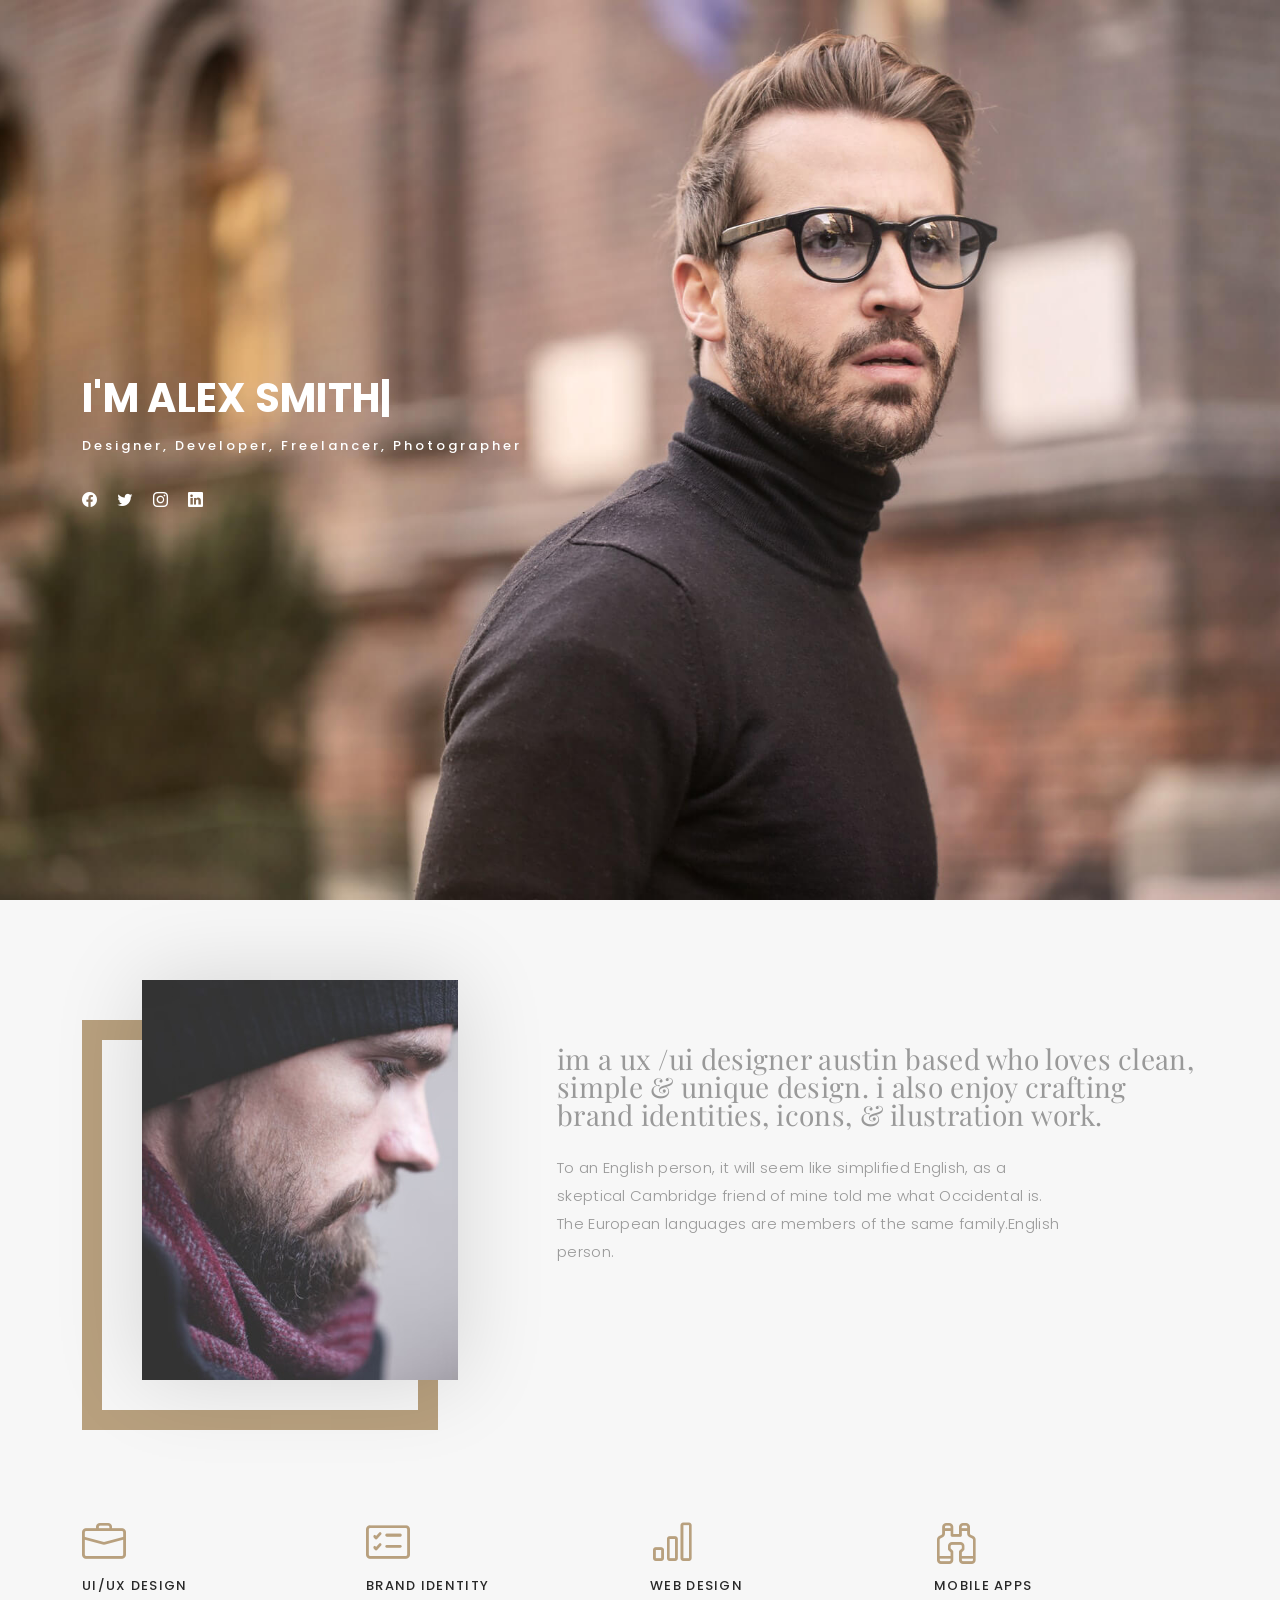
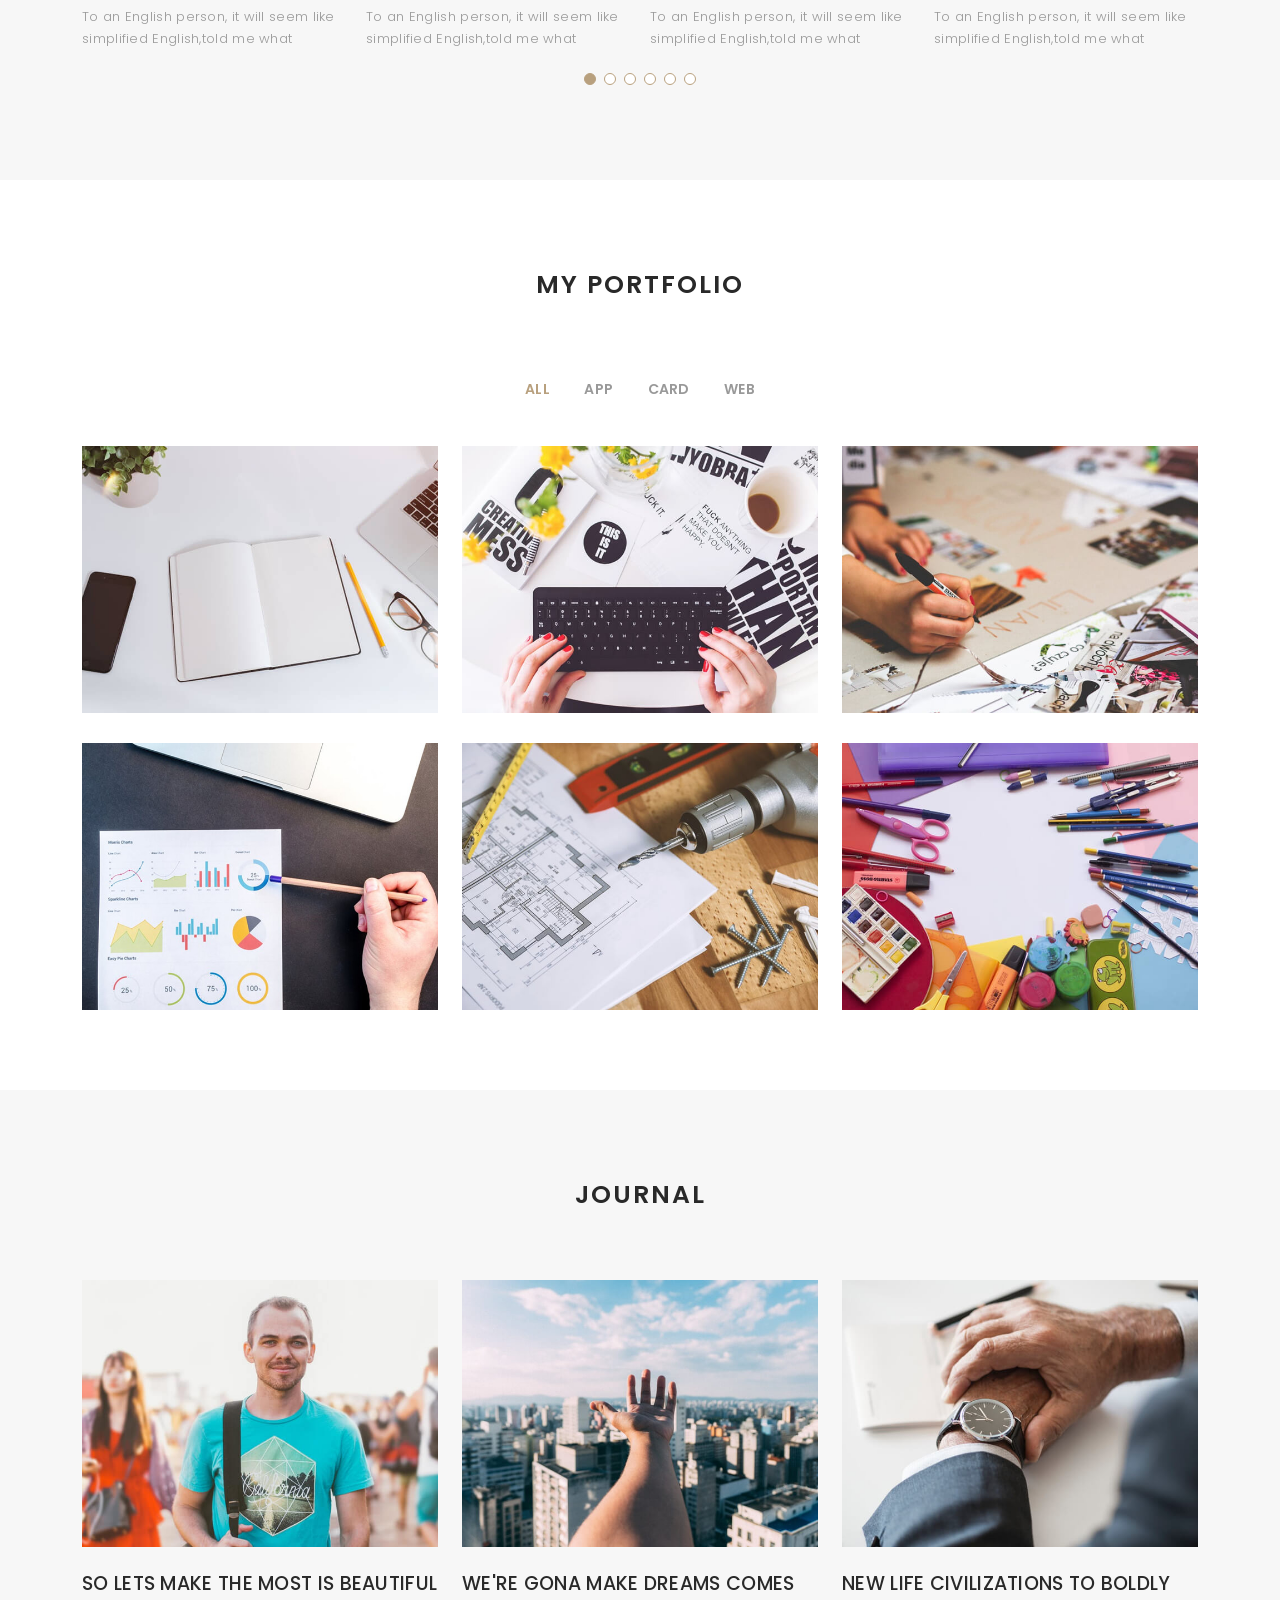
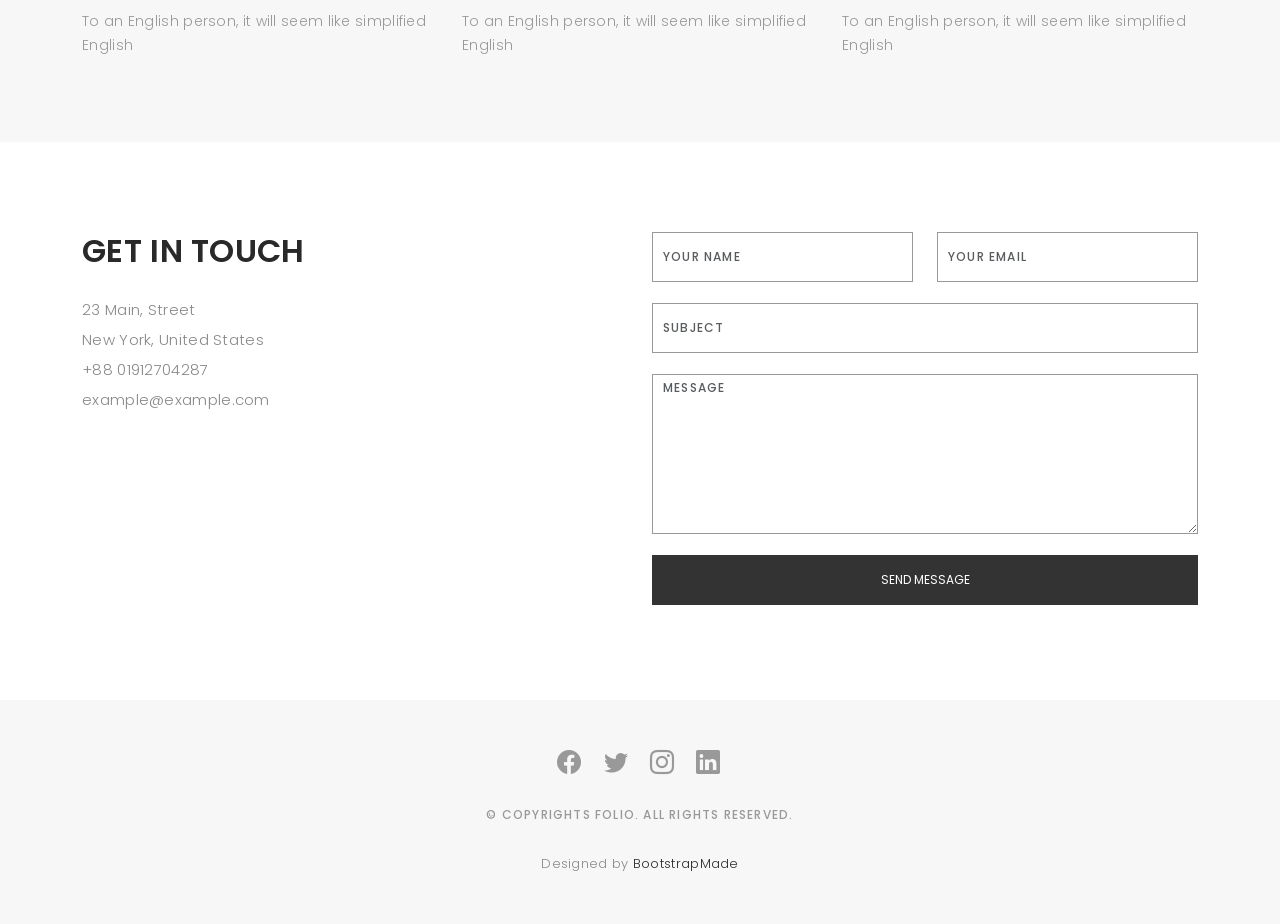
<file: Folio/index.html>
<!DOCTYPE html>
<html lang="en">

<head>
  <meta charset="utf-8">
  <meta content="width=device-width, initial-scale=1.0" name="viewport">

  <title>Folio Bootstrap Template - Index</title>
  <meta content="" name="description">
  <meta content="" name="keywords">

  <!-- Favicons -->
  <link href="assets/img/favicon.png" rel="icon">
  <link href="assets/img/apple-touch-icon.png" rel="apple-touch-icon">

  <!-- Google Fonts -->
  <link href="https://fonts.googleapis.com/css?family=Poppins:300,300i,400,400i,500,500i,600,600i,700,700i|Playfair+Display:400,400i,500,500i,600,600i,700,700i,900,900i" rel="stylesheet">

  <!-- Vendor CSS Files -->
  <link href="assets/vendor/bootstrap/css/bootstrap.min.css" rel="stylesheet">
  <link href="assets/vendor/bootstrap-icons/bootstrap-icons.css" rel="stylesheet">
  <link href="assets/vendor/boxicons/css/boxicons.min.css" rel="stylesheet">
  <link href="assets/vendor/glightbox/css/glightbox.min.css" rel="stylesheet">
  <link href="assets/vendor/swiper/swiper-bundle.min.css" rel="stylesheet">

  <!-- Template Main CSS File -->
  <link href="assets/css/style.css" rel="stylesheet">

  <!-- =======================================================
  * Template Name: Folio
  * Updated: May 30 2023 with Bootstrap v5.3.0
  * Template URL: https://bootstrapmade.com/folio-bootstrap-portfolio-template/
  * Author: BootstrapMade.com
  * License: https://bootstrapmade.com/license/
  ======================================================== -->
</head>

<body>

  <!-- ======= Header ======= -->
  <header id="header" class="fixed-top ">
    <div class="container d-flex align-items-center justify-content-between">

      <a href="index.html" class="logo"><img src="assets/img/logo.png" alt="" class="img-fluid"></a>
      <!-- Uncomment below if you prefer to use an text logo -->
      <!-- <h1 class="logo"><a href="index.html">Folio</a></h1> -->

      <nav id="navbar" class="navbar">
        <ul>
          <li><a class="nav-link scrollto active" href="#hero">Home</a></li>
          <li><a class="nav-link scrollto" href="#about">About</a></li>
          <li><a class="nav-link  scrollto" href="#portfolio">Portfolio</a></li>
          <li><a class="nav-link  scrollto" href="#journal">Blog</a></li>
          <li class="dropdown"><a href="#"><span>Drop Down</span> <i class="bi bi-chevron-down"></i></a>
            <ul>
              <li><a href="#">Drop Down 1</a></li>
              <li class="dropdown"><a href="#"><span>Deep Drop Down</span> <i class="bi bi-chevron-right"></i></a>
                <ul>
                  <li><a href="#">Deep Drop Down 1</a></li>
                  <li><a href="#">Deep Drop Down 2</a></li>
                  <li><a href="#">Deep Drop Down 3</a></li>
                  <li><a href="#">Deep Drop Down 4</a></li>
                  <li><a href="#">Deep Drop Down 5</a></li>
                </ul>
              </li>
              <li><a href="#">Drop Down 2</a></li>
              <li><a href="#">Drop Down 3</a></li>
              <li><a href="#">Drop Down 4</a></li>
            </ul>
          </li>
          <li><a class="nav-link scrollto" href="#contact">Contact</a></li>
        </ul>
        <i class="bi bi-list mobile-nav-toggle"></i>
      </nav><!-- .navbar -->

    </div>
  </header><!-- End Header -->

  <!-- ======= Hero Section ======= -->
  <div id="hero" class="home">

    <div class="container">
      <div class="hero-content">
        <h1>I'm <span class="typed" data-typed-items="Alex Smith, Designer, Developer, Freelancer, Photographer"></span></h1>
        <p>Designer, Developer, Freelancer, Photographer</p>

        <ul class="list-unstyled list-social">
          <li><a href="#"><i class="bi bi-facebook"></i></a></li>
          <li><a href="#"><i class="bi bi-twitter"></i></a></li>
          <li><a href="#"><i class="bi bi-instagram"></i></a></li>
          <li><a href="#"><i class="bi bi-linkedin"></i></a></li>
        </ul>
      </div>
    </div>
  </div><!-- End Hero -->

  <main id="main">

    <!-- ======= About Section ======= -->
    <div id="about" class="paddsection">
      <div class="container">
        <div class="row justify-content-between">

          <div class="col-lg-4 ">
            <div class="div-img-bg">
              <div class="about-img">
                <img src="assets/img/me.jpg" class="img-responsive" alt="me">
              </div>
            </div>
          </div>

          <div class="col-lg-7">
            <div class="about-descr">

              <p class="p-heading">im a ux /ui designer austin based who loves clean, simple & unique design. i also enjoy crafting brand identities, icons, & ilustration work. </p>
              <p class="separator">To an English person, it will seem like simplified English, as a skeptical Cambridge friend of mine told me what Occidental is. The European languages are members of the same family.English person.</p>

            </div>

          </div>
        </div>
      </div>
    </div><!-- End About Section -->

    <!-- ======= Services Section ======= -->
    <div id="services">
      <div class="container">

        <div class="services-slider swiper" data-aos="fade-up" data-aos-delay="100">
          <div class="swiper-wrapper">

            <div class="swiper-slide">
              <div class="services-block">
                <i class="bi bi-briefcase"></i>
                <span>UI/UX DESIGN</span>
                <p class="separator">To an English person, it will seem like simplified English,told me what </p>
              </div>
            </div><!-- End testimonial item -->

            <div class="swiper-slide">
              <div class="services-block">
                <i class="bi bi-card-checklist"></i>
                <span>BRAND IDENTITY</span>
                <p class="separator">To an English person, it will seem like simplified English,told me what </p>
              </div>
            </div><!-- End testimonial item -->

            <div class="swiper-slide">
              <div class="services-block">
                <i class="bi bi-bar-chart"></i>
                <span>WEB DESIGN</span>
                <p class="separator">To an English person, it will seem like simplified English,told me what </p>
              </div>
            </div><!-- End testimonial item -->

            <div class="swiper-slide">
              <div class="services-block">
                <i class="bi bi-binoculars"></i>
                <span>MOBILE APPS</span>
                <p class="separator">To an English person, it will seem like simplified English,told me what </p>
              </div>
            </div><!-- End testimonial item -->

            <div class="swiper-slide">
              <div class="services-block">
                <i class="bi bi-brightness-high"></i>
                <span>Analytics</span>
                <p class="separator">To an English person, it will seem like simplified English,told me what </p>
              </div>
            </div><!-- End testimonial item -->

            <div class="swiper-slide">
              <div class="services-block">
                <i class="bi bi-calendar4-week"></i>
                <span>PHOTOGRAPHY</span>
                <p class="separator">To an English person, it will seem like simplified English,told me what </p>
              </div>
            </div><!-- End testimonial item -->

          </div>
          <div class="swiper-pagination"></div>
        </div>

      </div>

    </div><!-- End Services Section -->

    <!-- ======= Portfolio Section ======= -->
    <div id="portfolio" class="paddsection">

      <div class="container">
        <div class="section-title text-center">
          <h2>My Portfolio</h2>
        </div>
      </div>

      <div class="container">

        <div class="row">
          <div class="col-lg-12 d-flex justify-content-center">
            <ul id="portfolio-flters">
              <li data-filter="*" class="filter-active">All</li>
              <li data-filter=".filter-app">App</li>
              <li data-filter=".filter-card">Card</li>
              <li data-filter=".filter-web">Web</li>
            </ul>
          </div>
        </div>

        <div class="row portfolio-container">

          <div class="col-lg-4 col-md-6 portfolio-item filter-app">
            <img src="assets/img/portfolio/portfolio-1.jpg" class="img-fluid" alt="">
            <div class="portfolio-info">
              <h4>App 1</h4>
              <p>App</p>
              <a href="assets/img/portfolio/portfolio-1.jpg" data-gallery="portfolioGallery" class="portfolio-lightbox preview-link" title="App 1"><i class="bx bx-plus"></i></a>
              <a href="portfolio-details.html" class="details-link" title="More Details"><i class="bx bx-link"></i></a>
            </div>
          </div>

          <div class="col-lg-4 col-md-6 portfolio-item filter-web">
            <img src="assets/img/portfolio/portfolio-2.jpg" class="img-fluid" alt="">
            <div class="portfolio-info">
              <h4>Web 3</h4>
              <p>Web</p>
              <a href="assets/img/portfolio/portfolio-2.jpg" data-gallery="portfolioGallery" class="portfolio-lightbox preview-link" title="Web 3"><i class="bx bx-plus"></i></a>
              <a href="portfolio-details.html" class="details-link" title="More Details"><i class="bx bx-link"></i></a>
            </div>
          </div>

          <div class="col-lg-4 col-md-6 portfolio-item filter-app">
            <img src="assets/img/portfolio/portfolio-3.jpg" class="img-fluid" alt="">
            <div class="portfolio-info">
              <h4>App 2</h4>
              <p>App</p>
              <a href="assets/img/portfolio/portfolio-3.jpg" data-gallery="portfolioGallery" class="portfolio-lightbox preview-link" title="App 2"><i class="bx bx-plus"></i></a>
              <a href="portfolio-details.html" class="details-link" title="More Details"><i class="bx bx-link"></i></a>
            </div>
          </div>

          <div class="col-lg-4 col-md-6 portfolio-item filter-card">
            <img src="assets/img/portfolio/portfolio-4.jpg" class="img-fluid" alt="">
            <div class="portfolio-info">
              <h4>Card 2</h4>
              <p>Card</p>
              <a href="assets/img/portfolio/portfolio-4.jpg" data-gallery="portfolioGallery" class="portfolio-lightbox preview-link" title="Card 2"><i class="bx bx-plus"></i></a>
              <a href="portfolio-details.html" class="details-link" title="More Details"><i class="bx bx-link"></i></a>
            </div>
          </div>

          <div class="col-lg-4 col-md-6 portfolio-item filter-web">
            <img src="assets/img/portfolio/portfolio-5.jpg" class="img-fluid" alt="">
            <div class="portfolio-info">
              <h4>Web 2</h4>
              <p>Web</p>
              <a href="assets/img/portfolio/portfolio-5.jpg" data-gallery="portfolioGallery" class="portfolio-lightbox preview-link" title="Web 2"><i class="bx bx-plus"></i></a>
              <a href="portfolio-details.html" class="details-link" title="More Details"><i class="bx bx-link"></i></a>
            </div>
          </div>

          <div class="col-lg-4 col-md-6 portfolio-item filter-app">
            <img src="assets/img/portfolio/portfolio-6.jpg" class="img-fluid" alt="">
            <div class="portfolio-info">
              <h4>App 3</h4>
              <p>App</p>
              <a href="assets/img/portfolio/portfolio-6.jpg" data-gallery="portfolioGallery" class="portfolio-lightbox preview-link" title="App 3"><i class="bx bx-plus"></i></a>
              <a href="portfolio-details.html" class="details-link" title="More Details"><i class="bx bx-link"></i></a>
            </div>
          </div>

        </div>

      </div>

    </div><!-- End Portfolio Section -->

    <!-- ======= Journal Section ======= -->
    <div id="journal" class="text-left paddsection">

      <div class="container">
        <div class="section-title text-center">
          <h2>journal</h2>
        </div>
      </div>

      <div class="container">
        <div class="journal-block">
          <div class="row">

            <div class="col-lg-4 col-md-6">
              <div class="journal-info">

                <a href="blog-single.html"><img src="assets/img/blog-post-1.jpg" class="img-responsive" alt="img"></a>

                <div class="journal-txt">

                  <h4><a href="blog-single.html">SO LETS MAKE THE MOST IS BEAUTIFUL</a></h4>
                  <p class="separator">To an English person, it will seem like simplified English
                  </p>

                </div>

              </div>
            </div>

            <div class="col-lg-4 col-md-6">
              <div class="journal-info">

                <a href="blog-single.html"><img src="assets/img/blog-post-2.jpg" class="img-responsive" alt="img"></a>

                <div class="journal-txt">

                  <h4><a href="blog-single.html">WE'RE GONA MAKE DREAMS COMES</a></h4>
                  <p class="separator">To an English person, it will seem like simplified English
                  </p>

                </div>

              </div>
            </div>

            <div class="col-lg-4 col-md-6">
              <div class="journal-info">

                <a href="blog-single.html"><img src="assets/img/blog-post-3.jpg" class="img-responsive" alt="img"></a>

                <div class="journal-txt">

                  <h4><a href="blog-single.html">NEW LIFE CIVILIZATIONS TO BOLDLY</a></h4>
                  <p class="separator">To an English person, it will seem like simplified English
                  </p>

                </div>

              </div>
            </div>

          </div>
        </div>
      </div>

    </div><!-- End Journal Section -->

    <!-- ======= Contact Section ======= -->
    <div id="contact" class="paddsection">
      <div class="container">
        <div class="contact-block1">
          <div class="row">

            <div class="col-lg-6">
              <div class="contact-contact">

                <h2 class="mb-30">GET IN TOUCH</h2>

                <ul class="contact-details">
                  <li><span>23 Main, Street</span></li>
                  <li><span>New York, United States</span></li>
                  <li><span>+88 01912704287</span></li>
                  <li><span>example@example.com</span></li>
                </ul>

              </div>
            </div>

            <div class="col-lg-6">
              <form action="forms/contact.php" method="post" role="form" class="php-email-form">
                <div class="row gy-3">

                  <div class="col-lg-6">
                    <div class="form-group contact-block1">
                      <input type="text" name="name" class="form-control" id="name" placeholder="Your Name" required>
                    </div>
                  </div>

                  <div class="col-lg-6">
                    <div class="form-group">
                      <input type="email" class="form-control" name="email" id="email" placeholder="Your Email" required>
                    </div>
                  </div>

                  <div class="col-lg-12">
                    <div class="form-group">
                      <input type="text" class="form-control" name="subject" id="subject" placeholder="Subject" required>
                    </div>
                  </div>

                  <div class="col-lg-12">
                    <div class="form-group">
                      <textarea class="form-control" name="message" placeholder="Message" required></textarea>
                    </div>
                  </div>

                  <div class="col-lg-12">
                    <div class="loading">Loading</div>
                    <div class="error-message"></div>
                    <div class="sent-message">Your message has been sent. Thank you!</div>
                  </div>

                  <div class="mt-0">
                    <input type="submit" class="btn btn-defeault btn-send" value="Send message">
                  </div>

                </div>
              </form>
            </div>
          </div>
        </div>
      </div>
    </div><!-- End Contact Section -->

  </main><!-- End #main -->

  <!-- ======= Footer ======= -->
  <div id="footer" class="text-center">
    <div class="container">
      <div class="socials-media text-center">

        <ul class="list-unstyled">
          <li><a href="#"><i class="bi bi-facebook"></i></a></li>
          <li><a href="#"><i class="bi bi-twitter"></i></a></li>
          <li><a href="#"><i class="bi bi-instagram"></i></a></li>
          <li><a href="#"><i class="bi bi-linkedin"></i></a></li>
        </ul>

      </div>

      <p>&copy; Copyrights Folio. All rights reserved.</p>

      <div class="credits">
        <!--
        All the links in the footer should remain intact.
        You can delete the links only if you purchased the pro version.
        Licensing information: https://bootstrapmade.com/license/
        Purchase the pro version with working PHP/AJAX contact form: https://bootstrapmade.com/buy/?theme=Folio
      -->
        Designed by <a href="https://bootstrapmade.com/">BootstrapMade</a>
      </div>

    </div>
  </div><!-- End Footer -->

  <a href="#" class="back-to-top d-flex align-items-center justify-content-center"><i class="bi bi-arrow-up-short"></i></a>

  <!-- Vendor JS Files -->
  <script src="assets/vendor/bootstrap/js/bootstrap.bundle.min.js"></script>
  <script src="assets/vendor/glightbox/js/glightbox.min.js"></script>
  <script src="assets/vendor/isotope-layout/isotope.pkgd.min.js"></script>
  <script src="assets/vendor/swiper/swiper-bundle.min.js"></script>
  <script src="assets/vendor/typed.js/typed.umd.js"></script>
  <script src="assets/vendor/php-email-form/validate.js"></script>

  <!-- Template Main JS File -->
  <script src="assets/js/main.js"></script>

</body>

</html>
</file>
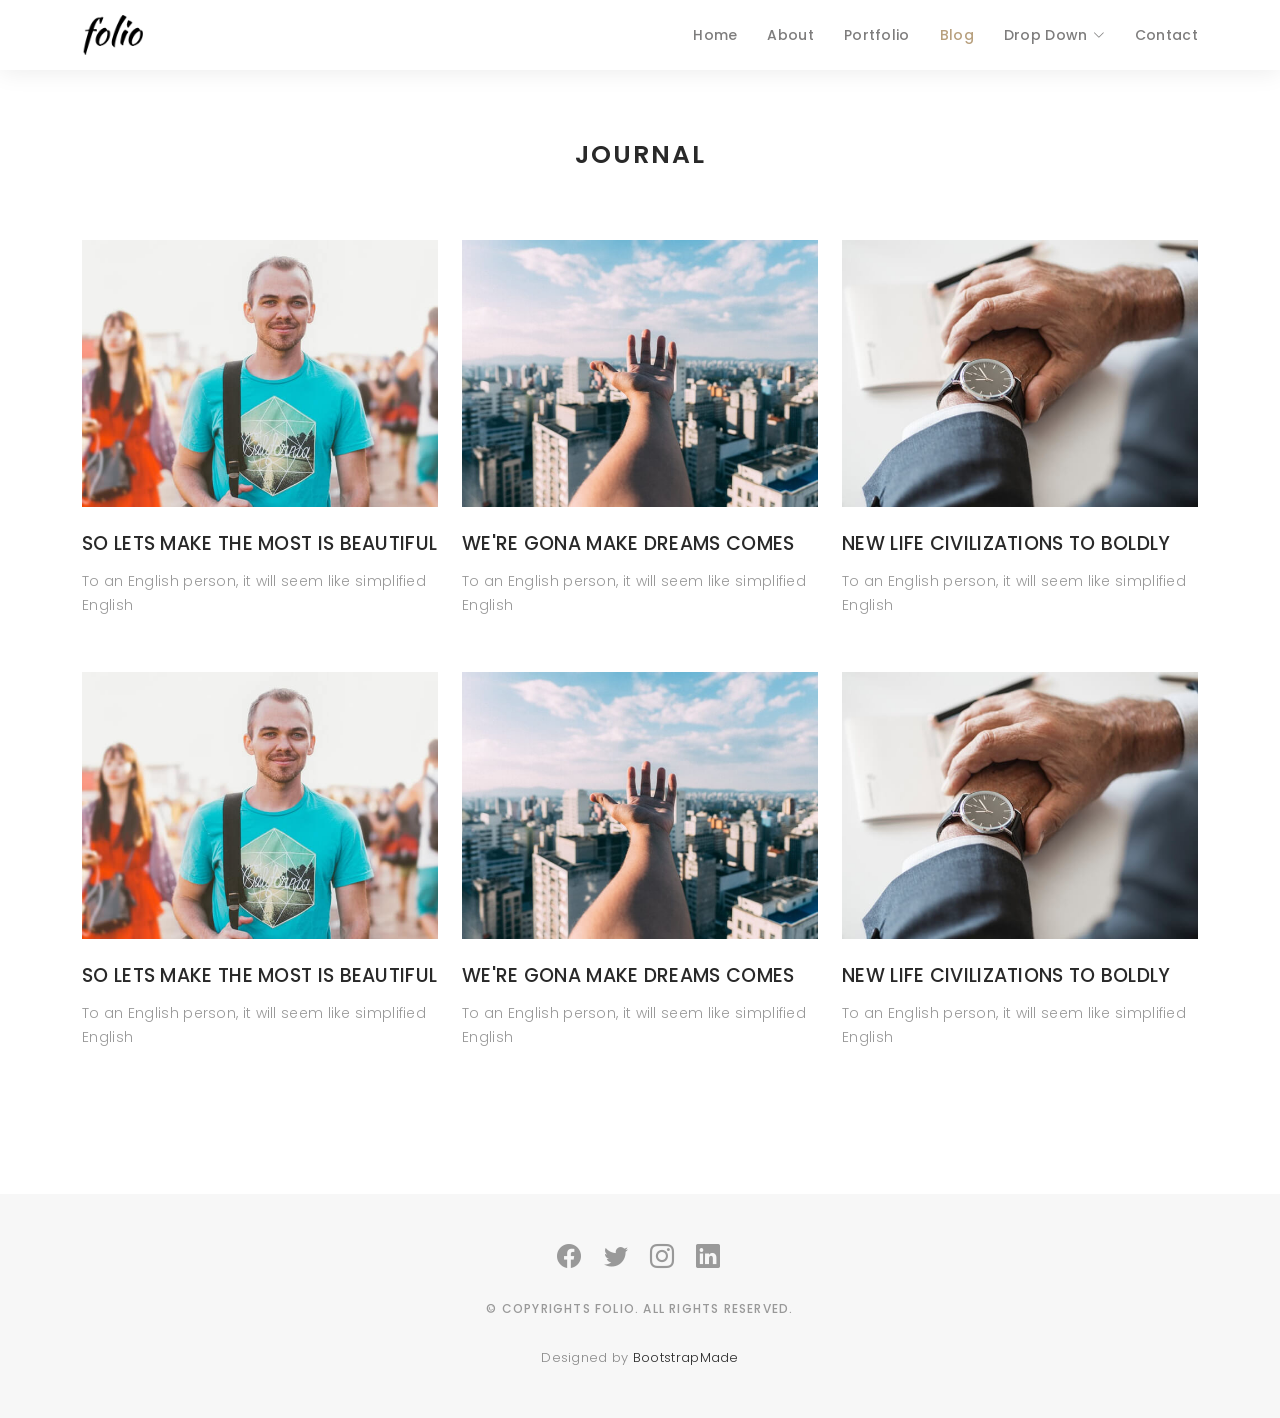
<file: Folio/blog-grid.html>
<!DOCTYPE html>
<html lang="en">

<head>
  <meta charset="utf-8">
  <meta content="width=device-width, initial-scale=1.0" name="viewport">

  <title>Folio Bootstrap Template - Blog Grid</title>
  <meta content="" name="description">
  <meta content="" name="keywords">

  <!-- Favicons -->
  <link href="assets/img/favicon.png" rel="icon">
  <link href="assets/img/apple-touch-icon.png" rel="apple-touch-icon">

  <!-- Google Fonts -->
  <link href="https://fonts.googleapis.com/css?family=Poppins:300,300i,400,400i,500,500i,600,600i,700,700i|Playfair+Display:400,400i,500,500i,600,600i,700,700i,900,900i" rel="stylesheet">

  <!-- Vendor CSS Files -->
  <link href="assets/vendor/bootstrap/css/bootstrap.min.css" rel="stylesheet">
  <link href="assets/vendor/bootstrap-icons/bootstrap-icons.css" rel="stylesheet">
  <link href="assets/vendor/boxicons/css/boxicons.min.css" rel="stylesheet">
  <link href="assets/vendor/glightbox/css/glightbox.min.css" rel="stylesheet">
  <link href="assets/vendor/swiper/swiper-bundle.min.css" rel="stylesheet">

  <!-- Template Main CSS File -->
  <link href="assets/css/style.css" rel="stylesheet">

  <!-- =======================================================
  * Template Name: Folio
  * Updated: May 30 2023 with Bootstrap v5.3.0
  * Template URL: https://bootstrapmade.com/folio-bootstrap-portfolio-template/
  * Author: BootstrapMade.com
  * License: https://bootstrapmade.com/license/
  ======================================================== -->
</head>

<body>

  <!-- ======= Header ======= -->
  <header id="header" class="fixed-top header-inner-pages">
    <div class="container d-flex align-items-center justify-content-between">

      <a href="index.html" class="logo"><img src="assets/img/logo.png" alt="" class="img-fluid"></a>
      <!-- Uncomment below if you prefer to use an text logo -->
      <!-- <h1 class="logo"><a href="index.html">Folio</a></h1> -->

      <nav id="navbar" class="navbar">
        <ul>
          <li><a class="nav-link scrollto " href="#hero">Home</a></li>
          <li><a class="nav-link scrollto" href="#about">About</a></li>
          <li><a class="nav-link  scrollto" href="#portfolio">Portfolio</a></li>
          <li><a class="nav-link active  scrollto" href="#journal">Blog</a></li>
          <li class="dropdown"><a href="#"><span>Drop Down</span> <i class="bi bi-chevron-down"></i></a>
            <ul>
              <li><a href="#">Drop Down 1</a></li>
              <li class="dropdown"><a href="#"><span>Deep Drop Down</span> <i class="bi bi-chevron-right"></i></a>
                <ul>
                  <li><a href="#">Deep Drop Down 1</a></li>
                  <li><a href="#">Deep Drop Down 2</a></li>
                  <li><a href="#">Deep Drop Down 3</a></li>
                  <li><a href="#">Deep Drop Down 4</a></li>
                  <li><a href="#">Deep Drop Down 5</a></li>
                </ul>
              </li>
              <li><a href="#">Drop Down 2</a></li>
              <li><a href="#">Drop Down 3</a></li>
              <li><a href="#">Drop Down 4</a></li>
            </ul>
          </li>
          <li><a class="nav-link scrollto" href="#contact">Contact</a></li>
        </ul>
        <i class="bi bi-list mobile-nav-toggle"></i>
      </nav><!-- .navbar -->

    </div>
  </header><!-- End Header -->

  <main id="main">

    <!-- ======= Blog Grid ======= -->
    <div id="journal-blog" class="text-left  paddsections">

      <div class="container">
        <div class="section-title text-center">
          <h2>journal</h2>
        </div>
      </div>

      <div class="container">
        <div class="journal-block">
          <div class="row">

            <div class="col-lg-4 col-md-6">
              <div class="journal-info mb-30">

                <a href="blog-single.html"><img src="assets/img/blog-post-1.jpg" class="img-responsive" alt="img"></a>

                <div class="journal-txt">

                  <h4><a href="blog-single.html">SO LETS MAKE THE MOST IS BEAUTIFUL</a></h4>
                  <p class="separator">To an English person, it will seem like simplified English
                  </p>

                </div>

              </div>
            </div>

            <div class="col-lg-4 col-md-6">
              <div class="journal-info mb-30">

                <a href="blog-single.html"><img src="assets/img/blog-post-2.jpg" class="img-responsive" alt="img"></a>

                <div class="journal-txt">

                  <h4><a href="blog-single.html">WE'RE GONA MAKE DREAMS COMES</a></h4>
                  <p class="separator">To an English person, it will seem like simplified English
                  </p>

                </div>

              </div>
            </div>

            <div class="col-lg-4 col-md-6">
              <div class="journal-info mb-30">

                <a href="blog-single.html"><img src="assets/img/blog-post-3.jpg" class="img-responsive" alt="img"></a>

                <div class="journal-txt">

                  <h4><a href="blog-single.html">NEW LIFE CIVILIZATIONS TO BOLDLY</a></h4>
                  <p class="separator">To an English person, it will seem like simplified English
                  </p>

                </div>

              </div>
            </div>

            <div class="col-lg-4 col-md-6">
              <div class="journal-info mb-30">

                <a href="blog-single.html"><img src="assets/img/blog-post-1.jpg" class="img-responsive" alt="img"></a>

                <div class="journal-txt">

                  <h4><a href="blog-single.html">SO LETS MAKE THE MOST IS BEAUTIFUL</a></h4>
                  <p class="separator">To an English person, it will seem like simplified English
                  </p>

                </div>

              </div>
            </div>

            <div class="col-lg-4 col-md-6">
              <div class="journal-info mb-30">

                <a href="blog-single.html"><img src="assets/img/blog-post-2.jpg" class="img-responsive" alt="img"></a>

                <div class="journal-txt">

                  <h4><a href="blog-single.html">WE'RE GONA MAKE DREAMS COMES</a></h4>
                  <p class="separator">To an English person, it will seem like simplified English
                  </p>

                </div>

              </div>
            </div>

            <div class="col-lg-4 col-md-6">
              <div class="journal-info mb-30">

                <a href="blog-single.html"><img src="assets/img/blog-post-3.jpg" class="img-responsive" alt="img"></a>

                <div class="journal-txt">

                  <h4><a href="blog-single.html">NEW LIFE CIVILIZATIONS TO BOLDLY</a></h4>
                  <p class="separator">To an English person, it will seem like simplified English
                  </p>

                </div>

              </div>
            </div>

          </div>
        </div>
      </div>
    </div><!-- End Blog Grid -->

  </main><!-- End #main -->

  <!-- ======= Footer ======= -->
  <div id="footer" class="text-center">
    <div class="container">
      <div class="socials-media text-center">

        <ul class="list-unstyled">
          <li><a href="#"><i class="bi bi-facebook"></i></a></li>
          <li><a href="#"><i class="bi bi-twitter"></i></a></li>
          <li><a href="#"><i class="bi bi-instagram"></i></a></li>
          <li><a href="#"><i class="bi bi-linkedin"></i></a></li>
        </ul>

      </div>

      <p>&copy; Copyrights Folio. All rights reserved.</p>

      <div class="credits">
        <!--
        All the links in the footer should remain intact.
        You can delete the links only if you purchased the pro version.
        Licensing information: https://bootstrapmade.com/license/
        Purchase the pro version with working PHP/AJAX contact form: https://bootstrapmade.com/buy/?theme=Folio
      -->
        Designed by <a href="https://bootstrapmade.com/">BootstrapMade</a>
      </div>

    </div>
  </div><!-- End Footer -->

  <a href="#" class="back-to-top d-flex align-items-center justify-content-center"><i class="bi bi-arrow-up-short"></i></a>

  <!-- Vendor JS Files -->
  <script src="assets/vendor/bootstrap/js/bootstrap.bundle.min.js"></script>
  <script src="assets/vendor/glightbox/js/glightbox.min.js"></script>
  <script src="assets/vendor/isotope-layout/isotope.pkgd.min.js"></script>
  <script src="assets/vendor/swiper/swiper-bundle.min.js"></script>
  <script src="assets/vendor/typed.js/typed.umd.js"></script>
  <script src="assets/vendor/php-email-form/validate.js"></script>

  <!-- Template Main JS File -->
  <script src="assets/js/main.js"></script>

</body>

</html>
</file>
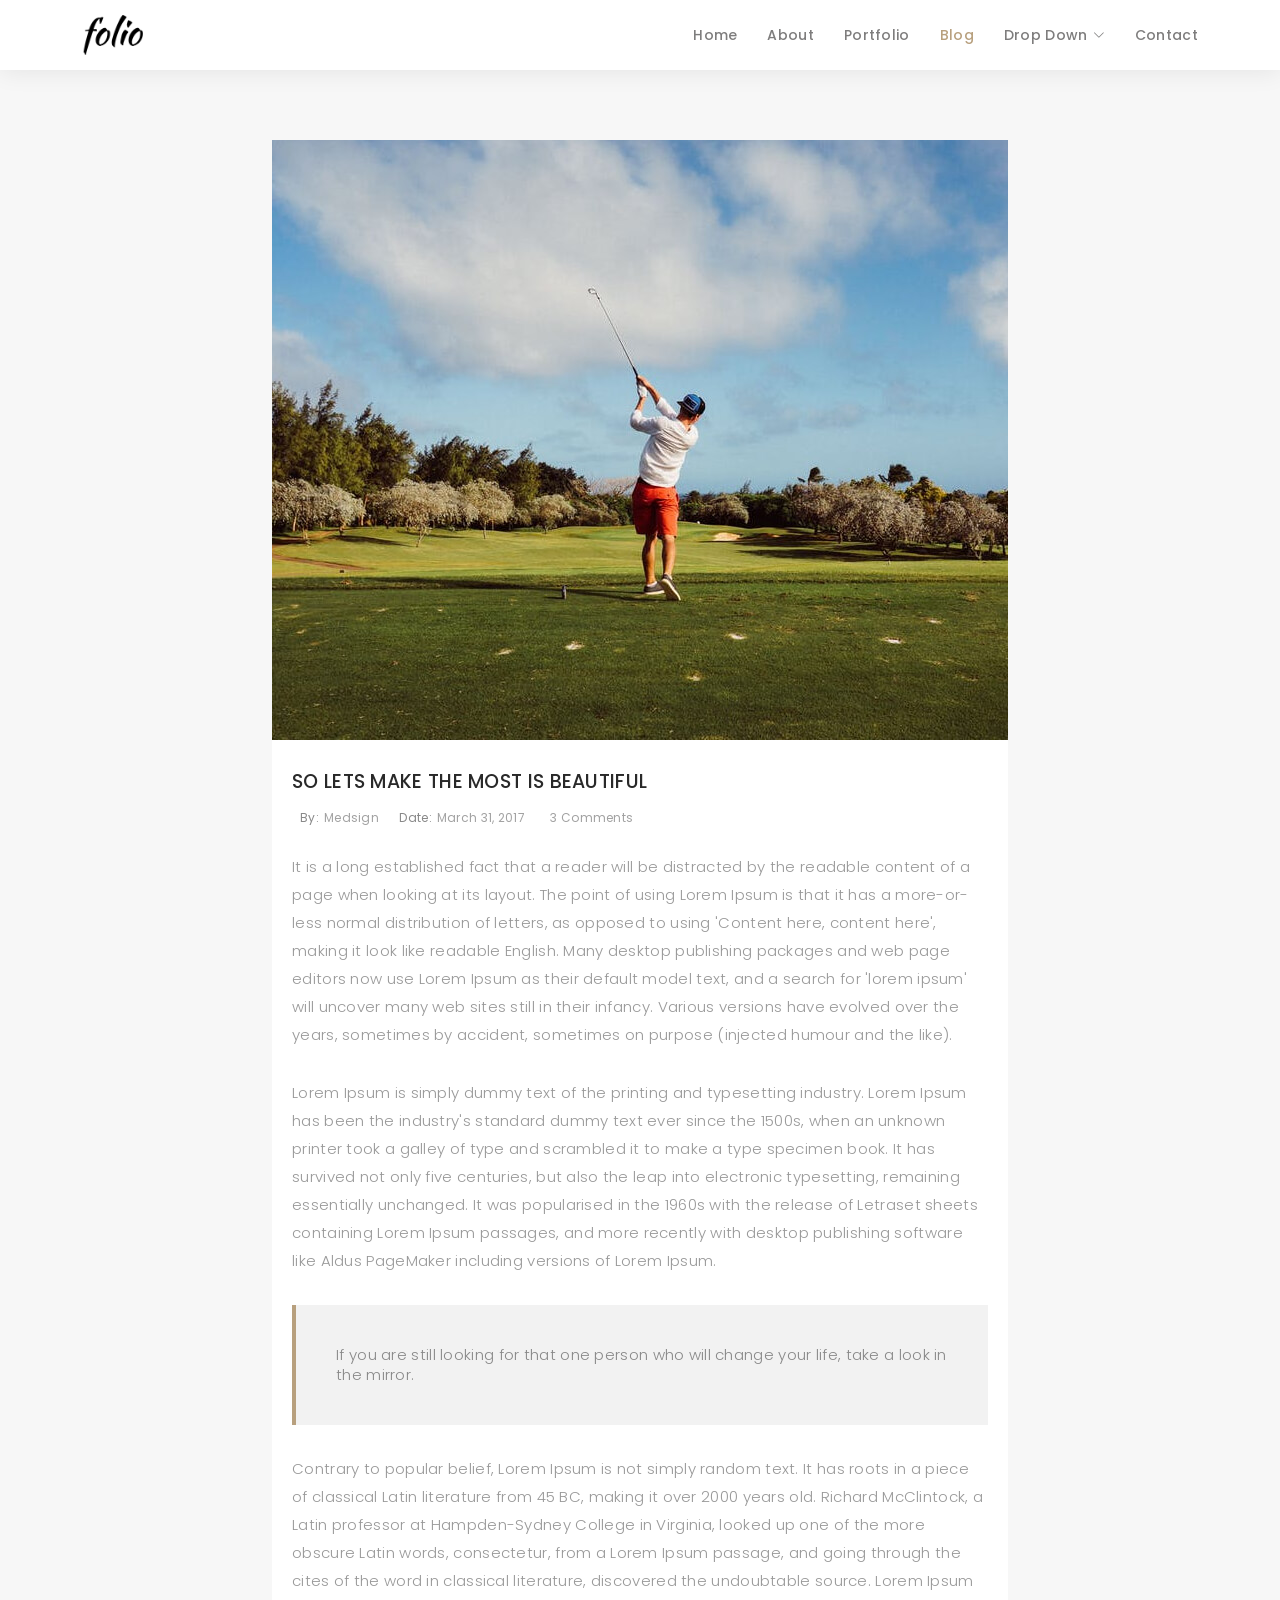
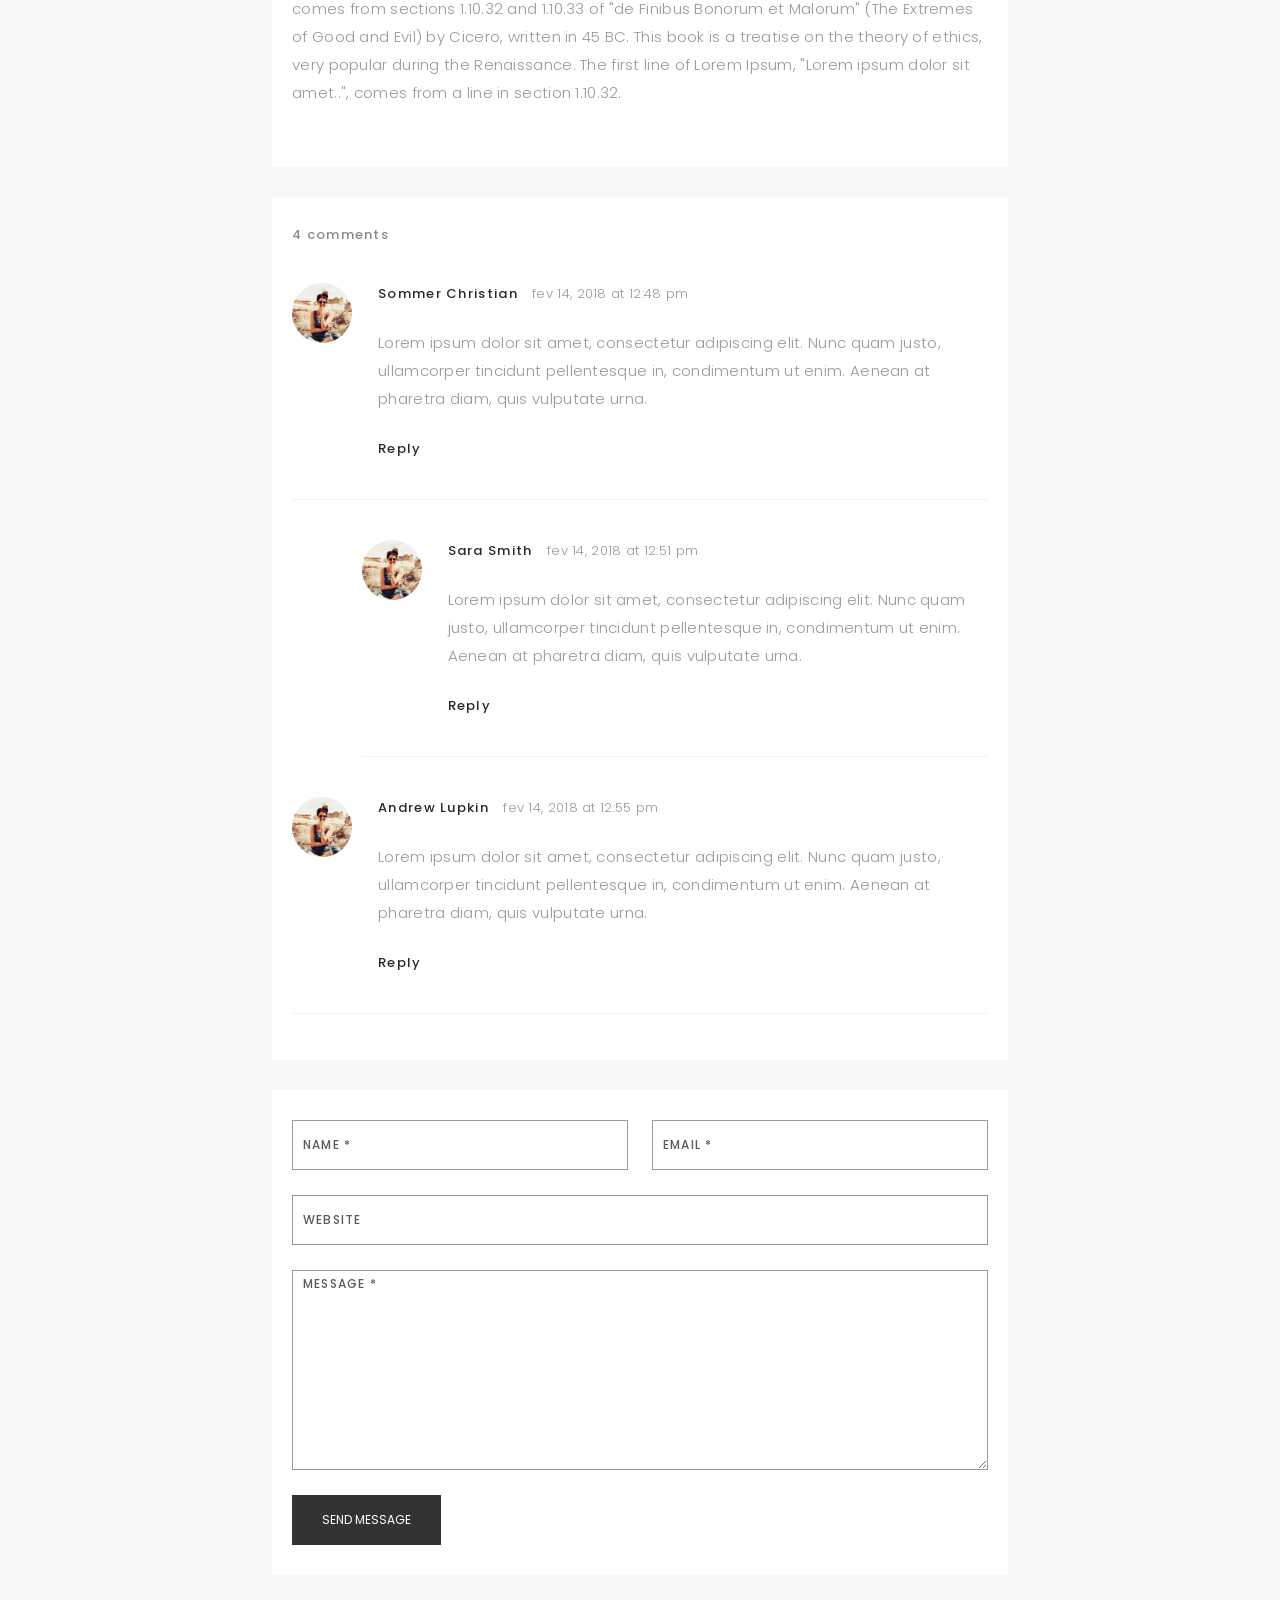
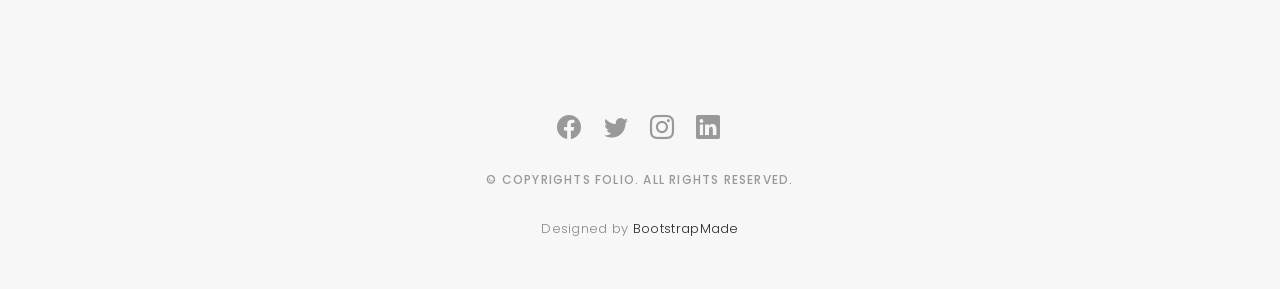
<file: Folio/blog-single.html>
<!DOCTYPE html>
<html lang="en">

<head>
  <meta charset="utf-8">
  <meta content="width=device-width, initial-scale=1.0" name="viewport">

  <title>Folio Bootstrap Template - Blog Single</title>
  <meta content="" name="description">
  <meta content="" name="keywords">

  <!-- Favicons -->
  <link href="assets/img/favicon.png" rel="icon">
  <link href="assets/img/apple-touch-icon.png" rel="apple-touch-icon">

  <!-- Google Fonts -->
  <link href="https://fonts.googleapis.com/css?family=Poppins:300,300i,400,400i,500,500i,600,600i,700,700i|Playfair+Display:400,400i,500,500i,600,600i,700,700i,900,900i" rel="stylesheet">

  <!-- Vendor CSS Files -->
  <link href="assets/vendor/bootstrap/css/bootstrap.min.css" rel="stylesheet">
  <link href="assets/vendor/bootstrap-icons/bootstrap-icons.css" rel="stylesheet">
  <link href="assets/vendor/boxicons/css/boxicons.min.css" rel="stylesheet">
  <link href="assets/vendor/glightbox/css/glightbox.min.css" rel="stylesheet">
  <link href="assets/vendor/swiper/swiper-bundle.min.css" rel="stylesheet">

  <!-- Template Main CSS File -->
  <link href="assets/css/style.css" rel="stylesheet">

  <!-- =======================================================
  * Template Name: Folio
  * Updated: May 30 2023 with Bootstrap v5.3.0
  * Template URL: https://bootstrapmade.com/folio-bootstrap-portfolio-template/
  * Author: BootstrapMade.com
  * License: https://bootstrapmade.com/license/
  ======================================================== -->
</head>

<body>

  <!-- ======= Header ======= -->
  <header id="header" class="fixed-top header-inner-pages">
    <div class="container d-flex align-items-center justify-content-between">

      <a href="index.html" class="logo"><img src="assets/img/logo.png" alt="" class="img-fluid"></a>
      <!-- Uncomment below if you prefer to use an text logo -->
      <!-- <h1 class="logo"><a href="index.html">Folio</a></h1> -->

      <nav id="navbar" class="navbar">
        <ul>
          <li><a class="nav-link scrollto " href="#hero">Home</a></li>
          <li><a class="nav-link scrollto" href="#about">About</a></li>
          <li><a class="nav-link  scrollto" href="#portfolio">Portfolio</a></li>
          <li><a class="nav-link active  scrollto" href="#journal">Blog</a></li>
          <li class="dropdown"><a href="#"><span>Drop Down</span> <i class="bi bi-chevron-down"></i></a>
            <ul>
              <li><a href="#">Drop Down 1</a></li>
              <li class="dropdown"><a href="#"><span>Deep Drop Down</span> <i class="bi bi-chevron-right"></i></a>
                <ul>
                  <li><a href="#">Deep Drop Down 1</a></li>
                  <li><a href="#">Deep Drop Down 2</a></li>
                  <li><a href="#">Deep Drop Down 3</a></li>
                  <li><a href="#">Deep Drop Down 4</a></li>
                  <li><a href="#">Deep Drop Down 5</a></li>
                </ul>
              </li>
              <li><a href="#">Drop Down 2</a></li>
              <li><a href="#">Drop Down 3</a></li>
              <li><a href="#">Drop Down 4</a></li>
            </ul>
          </li>
          <li><a class="nav-link scrollto" href="#contact">Contact</a></li>
        </ul>
        <i class="bi bi-list mobile-nav-toggle"></i>
      </nav><!-- .navbar -->

    </div>
  </header><!-- End Header -->

  <main id="main">

    <!-- ======= Blog Single ======= -->
    <div class="main-content paddsection">
      <div class="container">
        <div class="row justify-content-center">
          <div class="col-md-8 col-md-offset-2">
            <div class="row">
              <div class="container-main single-main">
                <div class="col-md-12">
                  <div class="block-main mb-30">
                    <img src="assets/img/blog-post-big.jpg" class="img-responsive" alt="reviews2">
                    <div class="content-main single-post padDiv">
                      <div class="journal-txt">
                        <h4><a href="#">SO LETS MAKE THE MOST IS BEAUTIFUL</a></h4>
                      </div>
                      <div class="post-meta">
                        <ul class="list-unstyled mb-0">
                          <li class="author">by:<a href="#">medsign</a></li>
                          <li class="date">date:<a href="#">March 31, 2017</a></li>
                          <li class="commont"><i class="ion-ios-heart-outline"></i><a href="#">3 Comments</a></li>
                        </ul>
                      </div>
                      <p class="mb-30">It is a long established fact that a reader will be distracted by the readable content of a page when looking at its layout. The point of using Lorem Ipsum is that it has a more-or-less normal distribution of letters, as opposed to
                        using 'Content here, content here', making it look like readable English. Many desktop publishing packages and web page editors now use Lorem Ipsum as their default model text, and a search for 'lorem ipsum' will uncover many web
                        sites still in their infancy. Various versions have evolved over the years, sometimes by accident, sometimes on purpose (injected humour and the like).</p>
                      <p class="mb-30">Lorem Ipsum is simply dummy text of the printing and typesetting industry. Lorem Ipsum has been the industry's standard dummy text ever since the 1500s, when an unknown printer took a galley of type and scrambled it to make a type
                        specimen book. It has survived not only five centuries, but also the leap into electronic typesetting, remaining essentially unchanged. It was popularised in the 1960s with the release of Letraset sheets containing Lorem Ipsum passages,
                        and more recently with desktop publishing software like Aldus PageMaker including versions of Lorem Ipsum.</p>
                      <blockquote>If you are still looking for that one person who will change your life, take a look in the mirror.</blockquote>
                      <p class="mb-30">Contrary to popular belief, Lorem Ipsum is not simply random text. It has roots in a piece of classical Latin literature from 45 BC, making it over 2000 years old. Richard McClintock, a Latin professor at Hampden-Sydney College in
                        Virginia, looked up one of the more obscure Latin words, consectetur, from a Lorem Ipsum passage, and going through the cites of the word in classical literature, discovered the undoubtable source. Lorem Ipsum comes from sections
                        1.10.32 and 1.10.33 of "de Finibus Bonorum et Malorum" (The Extremes of Good and Evil) by Cicero, written in 45 BC. This book is a treatise on the theory of ethics, very popular during the Renaissance. The first line of Lorem Ipsum,
                        "Lorem ipsum dolor sit amet..", comes from a line in section 1.10.32.</p>
                    </div>
                  </div>
                </div>
                <div class="col-md-12">
                  <div class="comments text-left padDiv mb-30">
                    <div class="entry-comments">
                      <h6 class="mb-30">4 comments</h6>
                      <ul class="entry-comments-list list-unstyled">
                        <li>
                          <div class="entry-comments-item">
                            <img src="assets/img/avatar.jpg" class="entry-comments-avatar" alt="">
                            <div class="entry-comments-body">
                              <span class="entry-comments-author">Sommer Christian</span>
                              <span><a href="#">fev 14, 2018 at 12:48 pm</a></span>
                              <p class="mb-10">Lorem ipsum dolor sit amet, consectetur adipiscing elit. Nunc quam justo, ullamcorper tincidunt pellentesque in, condimentum ut enim. Aenean at pharetra diam, quis vulputate urna. </p>
                              <a class="rep" href="#">Reply</a>
                            </div>
                          </div>
                          <ul class="entry-comments-reply list-unstyled">
                            <li>
                              <div class="entry-comments-item">
                                <img src="assets/img/avatar.jpg" class="entry-comments-avatar" alt="">
                                <div class="entry-comments-body">
                                  <span class="entry-comments-author">Sara Smith</span>
                                  <span><a href="#">fev 14, 2018 at 12:51 pm</a></span>
                                  <p class="mb-10">Lorem ipsum dolor sit amet, consectetur adipiscing elit. Nunc quam justo, ullamcorper tincidunt pellentesque in, condimentum ut enim. Aenean at pharetra diam, quis vulputate urna.</p>
                                  <a class="rep" href="#">Reply</a>
                                </div>
                              </div>
                            </li>
                          </ul>
                        </li>
                        <li>
                          <div class="entry-comments-item">
                            <img src="assets/img/avatar.jpg" class="entry-comments-avatar" alt="">
                            <div class="entry-comments-body">
                              <span class="entry-comments-author">Andrew Lupkin</span>
                              <span><a href="#">fev 14, 2018 at 12:55 pm</a></span>
                              <p class="mb-10">Lorem ipsum dolor sit amet, consectetur adipiscing elit. Nunc quam justo, ullamcorper tincidunt pellentesque in, condimentum ut enim. Aenean at pharetra diam, quis vulputate urna. </p>
                              <a class="rep" href="#">Reply</a>
                            </div>
                          </div>
                        </li>
                      </ul>
                    </div>
                  </div>
                </div>
                <div class="col-lg-12">
                  <div class="cmt padDiv">
                    <form id="comment-form" method="post" action="" role="form">
                      <div class="row">
                        <div class="col-lg-6">
                          <div class="form-group">
                            <input id="form_name" type="text" name="name" class="form-control" placeholder="Name *" required="required">
                          </div>
                        </div>
                        <div class="col-lg-6">
                          <div class="form-group">
                            <input id="form_email" type="email" name="email" class="form-control" placeholder="email *" required="required">
                          </div>
                        </div>
                        <div class="col-md-12">
                          <div class="form-group">
                            <input id="form_name" type="text" name="website" class="form-control" placeholder="Website">
                          </div>
                        </div>
                        <div class="col-lg-12">
                          <div class="form-group">
                            <textarea id="form_message" name="message" class="form-control" placeholder="Message *" style="height: 200px;" required="required"></textarea>
                          </div>
                        </div>
                        <div class="col-lg-12">
                          <input type="submit" class="btn btn-defeault btn-send" value="Send message">
                        </div>
                      </div>
                    </form>
                  </div>
                </div>
              </div>
            </div>
          </div>
        </div>
      </div>
    </div><!-- End Blog Single -->

  </main><!-- End #main -->

  <!-- ======= Footer ======= -->
  <div id="footer" class="text-center">
    <div class="container">
      <div class="socials-media text-center">

        <ul class="list-unstyled">
          <li><a href="#"><i class="bi bi-facebook"></i></a></li>
          <li><a href="#"><i class="bi bi-twitter"></i></a></li>
          <li><a href="#"><i class="bi bi-instagram"></i></a></li>
          <li><a href="#"><i class="bi bi-linkedin"></i></a></li>
        </ul>

      </div>

      <p>&copy; Copyrights Folio. All rights reserved.</p>

      <div class="credits">
        <!--
        All the links in the footer should remain intact.
        You can delete the links only if you purchased the pro version.
        Licensing information: https://bootstrapmade.com/license/
        Purchase the pro version with working PHP/AJAX contact form: https://bootstrapmade.com/buy/?theme=Folio
      -->
        Designed by <a href="https://bootstrapmade.com/">BootstrapMade</a>
      </div>

    </div>
  </div><!-- End Footer -->

  <a href="#" class="back-to-top d-flex align-items-center justify-content-center"><i class="bi bi-arrow-up-short"></i></a>

  <!-- Vendor JS Files -->
  <script src="assets/vendor/bootstrap/js/bootstrap.bundle.min.js"></script>
  <script src="assets/vendor/glightbox/js/glightbox.min.js"></script>
  <script src="assets/vendor/isotope-layout/isotope.pkgd.min.js"></script>
  <script src="assets/vendor/swiper/swiper-bundle.min.js"></script>
  <script src="assets/vendor/typed.js/typed.umd.js"></script>
  <script src="assets/vendor/php-email-form/validate.js"></script>

  <!-- Template Main JS File -->
  <script src="assets/js/main.js"></script>

</body>

</html>
</file>
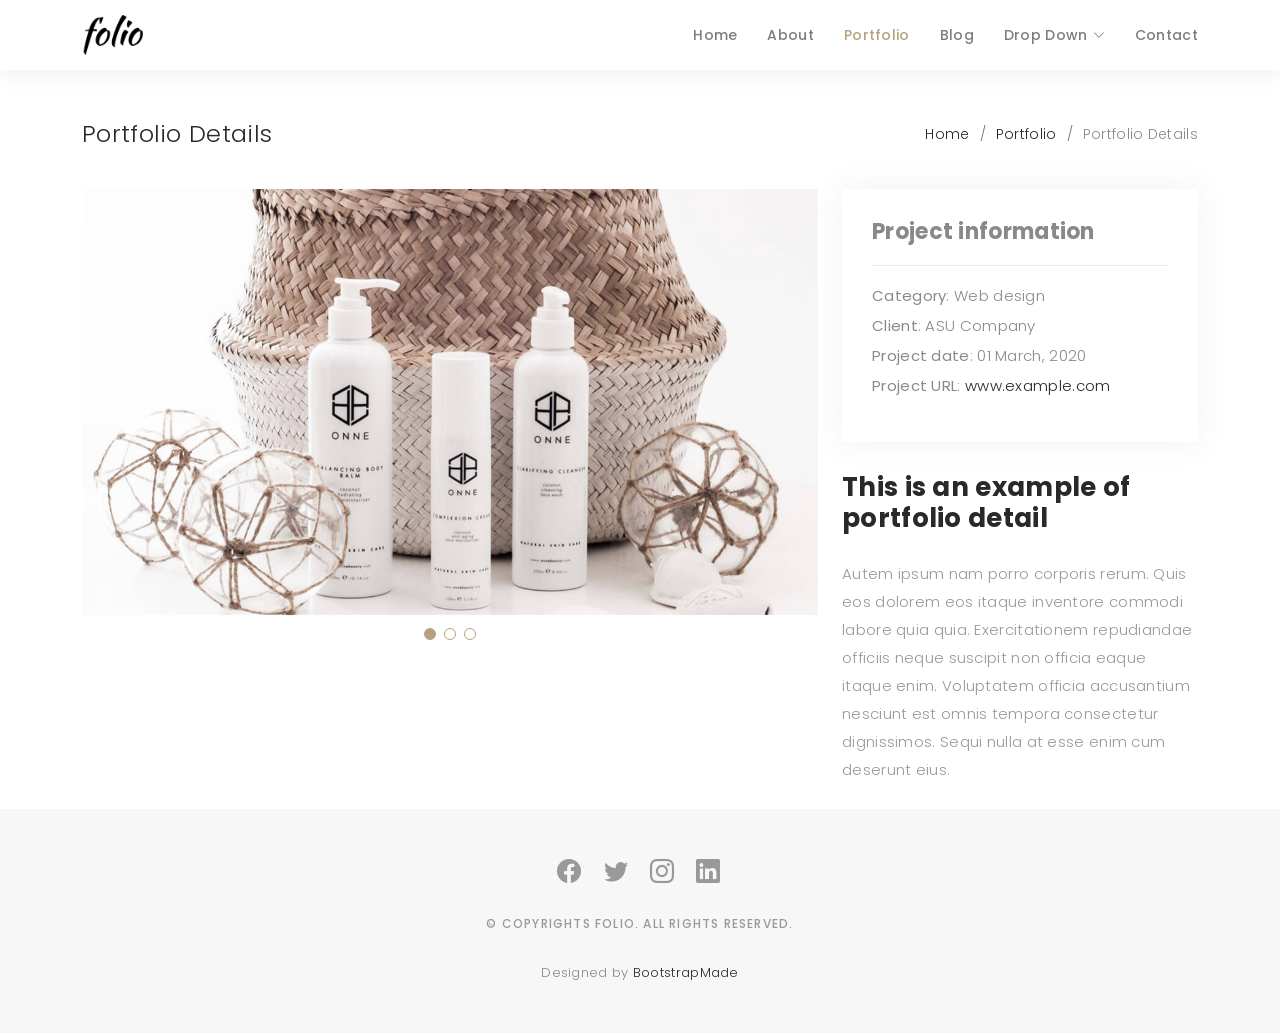
<file: Folio/portfolio-details.html>
<!DOCTYPE html>
<html lang="en">

<head>
  <meta charset="utf-8">
  <meta content="width=device-width, initial-scale=1.0" name="viewport">

  <title>Portfolio Details - Folio Bootstrap Template</title>
  <meta content="" name="description">
  <meta content="" name="keywords">

  <!-- Favicons -->
  <link href="assets/img/favicon.png" rel="icon">
  <link href="assets/img/apple-touch-icon.png" rel="apple-touch-icon">

  <!-- Google Fonts -->
  <link href="https://fonts.googleapis.com/css?family=Poppins:300,300i,400,400i,500,500i,600,600i,700,700i|Playfair+Display:400,400i,500,500i,600,600i,700,700i,900,900i" rel="stylesheet">

  <!-- Vendor CSS Files -->
  <link href="assets/vendor/bootstrap/css/bootstrap.min.css" rel="stylesheet">
  <link href="assets/vendor/bootstrap-icons/bootstrap-icons.css" rel="stylesheet">
  <link href="assets/vendor/boxicons/css/boxicons.min.css" rel="stylesheet">
  <link href="assets/vendor/glightbox/css/glightbox.min.css" rel="stylesheet">
  <link href="assets/vendor/swiper/swiper-bundle.min.css" rel="stylesheet">

  <!-- Template Main CSS File -->
  <link href="assets/css/style.css" rel="stylesheet">

  <!-- =======================================================
  * Template Name: Folio
  * Updated: May 30 2023 with Bootstrap v5.3.0
  * Template URL: https://bootstrapmade.com/folio-bootstrap-portfolio-template/
  * Author: BootstrapMade.com
  * License: https://bootstrapmade.com/license/
  ======================================================== -->
</head>

<body>

  <!-- ======= Header ======= -->
  <header id="header" class="fixed-top header-inner-pages">
    <div class="container d-flex align-items-center justify-content-between">

      <a href="index.html" class="logo"><img src="assets/img/logo.png" alt="" class="img-fluid"></a>
      <!-- Uncomment below if you prefer to use an text logo -->
      <!-- <h1 class="logo"><a href="index.html">Folio</a></h1> -->

      <nav id="navbar" class="navbar">
        <ul>
          <li><a class="nav-link scrollto " href="#hero">Home</a></li>
          <li><a class="nav-link scrollto" href="#about">About</a></li>
          <li><a class="nav-link active  scrollto" href="#portfolio">Portfolio</a></li>
          <li><a class="nav-link  scrollto" href="#journal">Blog</a></li>
          <li class="dropdown"><a href="#"><span>Drop Down</span> <i class="bi bi-chevron-down"></i></a>
            <ul>
              <li><a href="#">Drop Down 1</a></li>
              <li class="dropdown"><a href="#"><span>Deep Drop Down</span> <i class="bi bi-chevron-right"></i></a>
                <ul>
                  <li><a href="#">Deep Drop Down 1</a></li>
                  <li><a href="#">Deep Drop Down 2</a></li>
                  <li><a href="#">Deep Drop Down 3</a></li>
                  <li><a href="#">Deep Drop Down 4</a></li>
                  <li><a href="#">Deep Drop Down 5</a></li>
                </ul>
              </li>
              <li><a href="#">Drop Down 2</a></li>
              <li><a href="#">Drop Down 3</a></li>
              <li><a href="#">Drop Down 4</a></li>
            </ul>
          </li>
          <li><a class="nav-link scrollto" href="#contact">Contact</a></li>
        </ul>
        <i class="bi bi-list mobile-nav-toggle"></i>
      </nav><!-- .navbar -->

    </div>
  </header><!-- End Header -->

  <main id="main">

    <!-- ======= Breadcrumbs Section ======= -->
    <section class="breadcrumbs">
      <div class="container">

        <div class="d-flex justify-content-between align-items-center">
          <h2>Portfolio Details</h2>
          <ol>
            <li><a href="index.html">Home</a></li>
            <li><a href="portfolio.html">Portfolio</a></li>
            <li>Portfolio Details</li>
          </ol>
        </div>

      </div>
    </section><!-- Breadcrumbs Section -->

    <!-- ======= Portfolio Details Section ======= -->
    <section id="portfolio-details" class="portfolio-details">
      <div class="container">

        <div class="row gy-4">

          <div class="col-lg-8">
            <div class="portfolio-details-slider swiper">
              <div class="swiper-wrapper align-items-center">

                <div class="swiper-slide">
                  <img src="assets/img/portfolio/portfolio-details-1.jpg" alt="">
                </div>

                <div class="swiper-slide">
                  <img src="assets/img/portfolio/portfolio-details-2.jpg" alt="">
                </div>

                <div class="swiper-slide">
                  <img src="assets/img/portfolio/portfolio-details-3.jpg" alt="">
                </div>

              </div>
              <div class="swiper-pagination"></div>
            </div>
          </div>

          <div class="col-lg-4">
            <div class="portfolio-info">
              <h3>Project information</h3>
              <ul>
                <li><strong>Category</strong>: Web design</li>
                <li><strong>Client</strong>: ASU Company</li>
                <li><strong>Project date</strong>: 01 March, 2020</li>
                <li><strong>Project URL</strong>: <a href="#">www.example.com</a></li>
              </ul>
            </div>
            <div class="portfolio-description">
              <h2>This is an example of portfolio detail</h2>
              <p>
                Autem ipsum nam porro corporis rerum. Quis eos dolorem eos itaque inventore commodi labore quia quia. Exercitationem repudiandae officiis neque suscipit non officia eaque itaque enim. Voluptatem officia accusantium nesciunt est omnis tempora consectetur dignissimos. Sequi nulla at esse enim cum deserunt eius.
              </p>
            </div>
          </div>

        </div>

      </div>
    </section><!-- End Portfolio Details Section -->

  </main><!-- End #main -->

  <!-- ======= Footer ======= -->
  <div id="footer" class="text-center">
    <div class="container">
      <div class="socials-media text-center">

        <ul class="list-unstyled">
          <li><a href="#"><i class="bi bi-facebook"></i></a></li>
          <li><a href="#"><i class="bi bi-twitter"></i></a></li>
          <li><a href="#"><i class="bi bi-instagram"></i></a></li>
          <li><a href="#"><i class="bi bi-linkedin"></i></a></li>
        </ul>

      </div>

      <p>&copy; Copyrights Folio. All rights reserved.</p>

      <div class="credits">
        <!--
        All the links in the footer should remain intact.
        You can delete the links only if you purchased the pro version.
        Licensing information: https://bootstrapmade.com/license/
        Purchase the pro version with working PHP/AJAX contact form: https://bootstrapmade.com/buy/?theme=Folio
      -->
        Designed by <a href="https://bootstrapmade.com/">BootstrapMade</a>
      </div>

    </div>
  </div><!-- End Footer -->

  <a href="#" class="back-to-top d-flex align-items-center justify-content-center"><i class="bi bi-arrow-up-short"></i></a>

  <!-- Vendor JS Files -->
  <script src="assets/vendor/bootstrap/js/bootstrap.bundle.min.js"></script>
  <script src="assets/vendor/glightbox/js/glightbox.min.js"></script>
  <script src="assets/vendor/isotope-layout/isotope.pkgd.min.js"></script>
  <script src="assets/vendor/swiper/swiper-bundle.min.js"></script>
  <script src="assets/vendor/typed.js/typed.umd.js"></script>
  <script src="assets/vendor/php-email-form/validate.js"></script>

  <!-- Template Main JS File -->
  <script src="assets/js/main.js"></script>

</body>

</html>
</file>
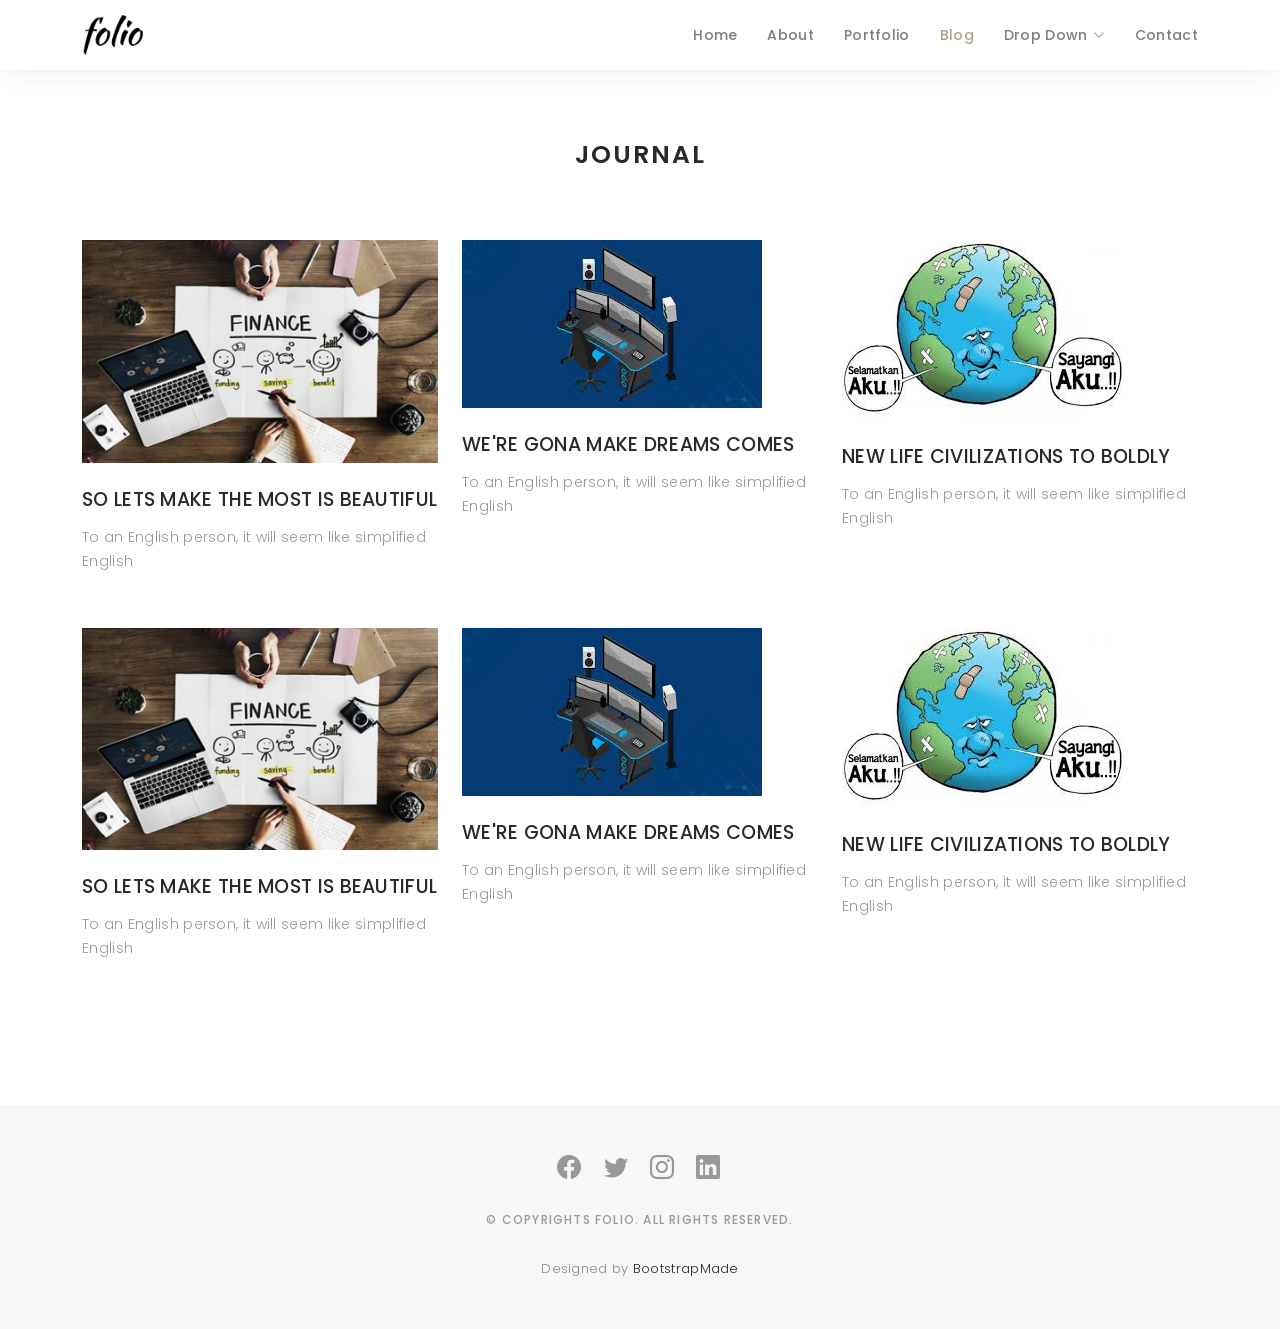
<file: Folio/Folio/blog-grid.html>
<!DOCTYPE html>
<html lang="en">
  <head>
    <meta charset="utf-8" />
    <meta content="width=device-width, initial-scale=1.0" name="viewport" />

    <title>folio Bootstrap Template - Blog Grid</title>
    <meta content="" name="description" />
    <meta content="" name="keywords" />

    <!-- Favicons -->
    <link href="assets/img/favicon.png" rel="icon" />
    <link href="assets/img/apple-touch-icon.png" rel="apple-touch-icon" />

    <!-- Google Fonts -->
    <link
      href="https://fonts.googleapis.com/css?family=Poppins:300,300i,400,400i,500,500i,600,600i,700,700i|Playfair+Display:400,400i,500,500i,600,600i,700,700i,900,900i"
      rel="stylesheet"
    />

    <!-- Vendor CSS Files -->
    <link
      href="assets/vendor/bootstrap/css/bootstrap.min.css"
      rel="stylesheet"
    />
    <link
      href="assets/vendor/bootstrap-icons/bootstrap-icons.css"
      rel="stylesheet"
    />
    <link href="assets/vendor/boxicons/css/boxicons.min.css" rel="stylesheet" />
    <link
      href="assets/vendor/glightbox/css/glightbox.min.css"
      rel="stylesheet"
    />
    <link href="assets/vendor/swiper/swiper-bundle.min.css" rel="stylesheet" />

    <!-- Template Main CSS File -->
    <link href="assets/css/style.css" rel="stylesheet" />

    <!-- =======================================================
  * Template Name: Folio
  * Updated: May 30 2023 with Bootstrap v5.3.0
  * Template URL: https://bootstrapmade.com/folio-bootstrap-portfolio-template/
  * Author: BootstrapMade.com
  * License: https://bootstrapmade.com/license/
  ======================================================== -->
  </head>

  <body>
    <!-- ======= Header ======= -->
    <header id="header" class="fixed-top header-inner-pages">
      <div class="container d-flex align-items-center justify-content-between">
        <a href="index.html" class="logo"
          ><img src="assets/img/logo.png" alt="" class="img-fluid"
        /></a>
        <!-- Uncomment below if you prefer to use an text logo -->
        <!-- <h1 class="logo"><a href="index.html">Folio</a></h1> -->

        <nav id="navbar" class="navbar">
          <ul>
            <li><a class="nav-link scrollto" href="#hero">Home</a></li>
            <li><a class="nav-link scrollto" href="#about">About</a></li>
            <li>
              <a class="nav-link scrollto" href="#portfolio">Portfolio</a>
            </li>
            <li>
              <a class="nav-link active scrollto" href="#journal">Blog</a>
            </li>
            <li class="dropdown">
              <a href="#"
                ><span>Drop Down</span> <i class="bi bi-chevron-down"></i
              ></a>
              <ul>
                <li><a href="#">Drop Down 1</a></li>
                <li class="dropdown">
                  <a href="#"
                    ><span>Deep Drop Down</span>
                    <i class="bi bi-chevron-right"></i
                  ></a>
                  <ul>
                    <li><a href="#">Deep Drop Down 1</a></li>
                    <li><a href="#">Deep Drop Down 2</a></li>
                    <li><a href="#">Deep Drop Down 3</a></li>
                    <li><a href="#">Deep Drop Down 4</a></li>
                    <li><a href="#">Deep Drop Down 5</a></li>
                  </ul>
                </li>
                <li><a href="#">Drop Down 2</a></li>
                <li><a href="#">Drop Down 3</a></li>
                <li><a href="#">Drop Down 4</a></li>
              </ul>
            </li>
            <li><a class="nav-link scrollto" href="#contact">Contact</a></li>
          </ul>
          <i class="bi bi-list mobile-nav-toggle"></i>
        </nav>
        <!-- .navbar -->
      </div>
    </header>
    <!-- End Header -->

    <main id="main">
      <!-- ======= Blog Grid ======= -->
      <div id="journal-blog" class="text-left paddsections">
        <div class="container">
          <div class="section-title text-center">
            <h2>journal</h2>
          </div>
        </div>

        <div class="container">
          <div class="journal-block">
            <div class="row">
              <div class="col-lg-4 col-md-6">
                <div class="journal-info mb-30">
                  <a href="blog-single.html"
                    ><img
                      src="assets/img/blog-post-1.jpg"
                      class="img-responsive"
                      alt="img"
                  /></a>

                  <div class="journal-txt">
                    <h4>
                      <a href="blog-single.html"
                        >SO LETS MAKE THE MOST IS BEAUTIFUL</a
                      >
                    </h4>
                    <p class="separator">
                      To an English person, it will seem like simplified English
                    </p>
                  </div>
                </div>
              </div>

              <div class="col-lg-4 col-md-6">
                <div class="journal-info mb-30">
                  <a href="blog-single.html"
                    ><img
                      src="assets/img/blog-post-2.jpg"
                      class="img-responsive"
                      alt="img"
                  /></a>

                  <div class="journal-txt">
                    <h4>
                      <a href="blog-single.html"
                        >WE'RE GONA MAKE DREAMS COMES</a
                      >
                    </h4>
                    <p class="separator">
                      To an English person, it will seem like simplified English
                    </p>
                  </div>
                </div>
              </div>

              <div class="col-lg-4 col-md-6">
                <div class="journal-info mb-30">
                  <a href="blog-single.html"
                    ><img
                      src="assets/img/blog-post-3.jpg"
                      class="img-responsive"
                      alt="img"
                  /></a>

                  <div class="journal-txt">
                    <h4>
                      <a href="blog-single.html"
                        >NEW LIFE CIVILIZATIONS TO BOLDLY</a
                      >
                    </h4>
                    <p class="separator">
                      To an English person, it will seem like simplified English
                    </p>
                  </div>
                </div>
              </div>

              <div class="col-lg-4 col-md-6">
                <div class="journal-info mb-30">
                  <a href="blog-single.html"
                    ><img
                      src="assets/img/blog-post-1.jpg"
                      class="img-responsive"
                      alt="img"
                  /></a>

                  <div class="journal-txt">
                    <h4>
                      <a href="blog-single.html"
                        >SO LETS MAKE THE MOST IS BEAUTIFUL</a
                      >
                    </h4>
                    <p class="separator">
                      To an English person, it will seem like simplified English
                    </p>
                  </div>
                </div>
              </div>

              <div class="col-lg-4 col-md-6">
                <div class="journal-info mb-30">
                  <a href="blog-single.html"
                    ><img
                      src="assets/img/blog-post-2.jpg"
                      class="img-responsive"
                      alt="img"
                  /></a>

                  <div class="journal-txt">
                    <h4>
                      <a href="blog-single.html"
                        >WE'RE GONA MAKE DREAMS COMES</a
                      >
                    </h4>
                    <p class="separator">
                      To an English person, it will seem like simplified English
                    </p>
                  </div>
                </div>
              </div>

              <div class="col-lg-4 col-md-6">
                <div class="journal-info mb-30">
                  <a href="blog-single.html"
                    ><img
                      src="assets/img/blog-post-3.jpg"
                      class="img-responsive"
                      alt="img"
                  /></a>

                  <div class="journal-txt">
                    <h4>
                      <a href="blog-single.html"
                        >NEW LIFE CIVILIZATIONS TO BOLDLY</a
                      >
                    </h4>
                    <p class="separator">
                      To an English person, it will seem like simplified English
                    </p>
                  </div>
                </div>
              </div>
            </div>
          </div>
        </div>
      </div>
      <!-- End Blog Grid -->
    </main>
    <!-- End #main -->

    <!-- ======= Footer ======= -->
    <div id="footer" class="text-center">
      <div class="container">
        <div class="socials-media text-center">
          <ul class="list-unstyled">
            <li>
              <a href="#"><i class="bi bi-facebook"></i></a>
            </li>
            <li>
              <a href="#"><i class="bi bi-twitter"></i></a>
            </li>
            <li>
              <a href="#"><i class="bi bi-instagram"></i></a>
            </li>
            <li>
              <a href="#"><i class="bi bi-linkedin"></i></a>
            </li>
          </ul>
        </div>

        <p>&copy; Copyrights Folio. All rights reserved.</p>

        <div class="credits">
          <!--
        All the links in the footer should remain intact.
        You can delete the links only if you purchased the pro version.
        Licensing information: https://bootstrapmade.com/license/
        Purchase the pro version with working PHP/AJAX contact form: https://bootstrapmade.com/buy/?theme=Folio
      -->
          Designed by <a href="https://bootstrapmade.com/">BootstrapMade</a>
        </div>
      </div>
    </div>
    <!-- End Footer -->

    <a
      href="#"
      class="back-to-top d-flex align-items-center justify-content-center"
      ><i class="bi bi-arrow-up-short"></i
    ></a>

    <!-- Vendor JS Files -->
    <script src="assets/vendor/bootstrap/js/bootstrap.bundle.min.js"></script>
    <script src="assets/vendor/glightbox/js/glightbox.min.js"></script>
    <script src="assets/vendor/isotope-layout/isotope.pkgd.min.js"></script>
    <script src="assets/vendor/swiper/swiper-bundle.min.js"></script>
    <script src="assets/vendor/typed.js/typed.umd.js"></script>
    <script src="assets/vendor/php-email-form/validate.js"></script>

    <!-- Template Main JS File -->
    <script src="assets/js/main.js"></script>
  </body>
</html>
</file>
<file: Folio/assets/css/style.css>
/**
* Template Name: Folio
* Updated: May 30 2023 with Bootstrap v5.3.0
* Template URL: https://bootstrapmade.com/folio-bootstrap-portfolio-template/
* Author: BootstrapMade.com
* License: https://bootstrapmade.com/license/
*/

/*--------------------------------------------------------------
# General
--------------------------------------------------------------*/
body {
  background: #ffffff;
  color: #898989;
  font-family: "Poppins", helvetica;
  font-size: 15px;
  font-weight: 300;
  line-height: 20px;
  letter-spacing: 0.02em;
  overflow-x: hidden;
  margin: 0 auto;
  padding: 0;
  box-sizing: border-box;
}

h1,
h2,
h3,
h4,
h5,
h6 {
  margin: 0;
}

h2 {
  color: #292929;
  font-weight: 600;
}

h4 {
  color: #292929;
  font-size: 14px;
  font-weight: 600;
}

a {
  color: #292929;
  text-decoration: none !important;
  transition: all 0.5s ease-in-out 0s;
}

a:hover {
  transition: all 0.5s ease-in-out 0s;
}

p {
  margin: 25px 0;
  padding: 0;
  font-size: 15px;
  color: #999999;
  line-height: 28px;
}

::-moz-selection {
  background: #b8a07e;
  color: #fff;
}

::selection {
  background: #b8a07e;
  color: #fff;
}

.btn {
  background: #333;
  border: medium none;
  border-radius: 0;
  color: #fff;
  font-size: 12px;
  height: 50px;
  line-height: 50px;
  padding: 0 30px;
  text-transform: uppercase;
}

.btn:hover,
.btn:focus {
  color: #fff;
}

.padDiv {
  padding: 30px 20px;
}

.section-title {
  margin-bottom: 70px;
}

.section-title h2 {
  font-size: 25px;
  letter-spacing: 2px;
  text-transform: uppercase;
}

.form-control {
  background-color: transparent;
  border: 1px solid #999;
  border-radius: 0;
  color: #999999;
  font-size: 12px;
  font-weight: 500;
  height: 50px;
  letter-spacing: 0.1em;
  padding-left: 10px;
  margin: 0 0 25px 0;
  line-height: 14px;
  text-transform: uppercase;
}

.form-control:focus {
  box-shadow: none;
  outline: 0 none;
}

.paddsection {
  padding-top: 90px;
  padding-bottom: 90px;
}

.paddsections {
  padding-top: 90px;
  padding-bottom: 90px !important;
}

.hvr-shutter-in-horizontal::before {
  background: #333;
}

.hvr-shutter-in-horizontal:hover {
  background: #b8a07e;
}

.mb-30 {
  margin-bottom: 30px;
}

.main-content {
  padding-top: 140px;
}

/*--------------------------------------------------------------
# Back to top button
--------------------------------------------------------------*/
.back-to-top {
  position: fixed;
  visibility: hidden;
  opacity: 0;
  right: 15px;
  bottom: 15px;
  z-index: 996;
  background: #b8a07e;
  width: 40px;
  height: 40px;
  border-radius: 4px;
  transition: all 0.4s;
}

.back-to-top i {
  font-size: 28px;
  color: #fff;
  line-height: 0;
}

.back-to-top:hover {
  background: #c6b398;
  color: #fff;
}

.back-to-top.active {
  visibility: visible;
  opacity: 1;
}

/*--------------------------------------------------------------
# Header
--------------------------------------------------------------*/
#header {
  transition: all 0.5s;
  z-index: 997;
  padding: 15px 0;
  background-color: #fff;
  top: -100%;
  box-shadow: 0px 2px 25px rgba(0, 0, 0, 0.08);
}

#header.header-scrolled,
#header.header-inner-pages {
  top: 0;
}

#header .logo {
  font-size: 30px;
  margin: 0;
  padding: 0;
  line-height: 1;
  font-weight: 600;
  letter-spacing: 1px;
  font-family: "Playfair Display", sans-serif;
  font-style: italic;
}

#header .logo a {
  color: #898989;
}

#header .logo img {
  max-height: 40px;
}

@media (max-width: 992px) {
  #header {
    border: 0;
  }
}

/*--------------------------------------------------------------
# Navigation Menu
--------------------------------------------------------------*/
/**
* Desktop Navigation 
*/
.navbar {
  padding: 0;
}

.navbar ul {
  margin: 0;
  padding: 0;
  display: flex;
  list-style: none;
  align-items: center;
}

.navbar li {
  position: relative;
}

.navbar a,
.navbar a:focus {
  display: flex;
  align-items: center;
  justify-content: space-between;
  padding: 10px 0 10px 30px;
  font-family: "Poppins", sans-serif;
  font-size: 14px;
  font-weight: 500;
  color: #7e7d7d;
  white-space: nowrap;
  transition: 0.3s;
}

.navbar a i,
.navbar a:focus i {
  font-size: 12px;
  line-height: 0;
  margin-left: 5px;
}

.navbar a:hover,
.navbar .active,
.navbar .active:focus,
.navbar li:hover>a {
  color: #b8a07e;
}

.navbar .dropdown ul {
  display: block;
  position: absolute;
  left: 30px;
  top: calc(100% + 30px);
  margin: 0;
  padding: 10px 0;
  z-index: 99;
  opacity: 0;
  visibility: hidden;
  background: #fff;
  box-shadow: 0px 0px 30px rgba(127, 137, 161, 0.25);
  transition: 0.3s;
}

.navbar .dropdown ul li {
  min-width: 200px;
}

.navbar .dropdown ul a {
  padding: 10px 20px;
  font-weight: 400;
}

.navbar .dropdown ul a i {
  font-size: 12px;
}

.navbar .dropdown ul a:hover,
.navbar .dropdown ul .active:hover,
.navbar .dropdown ul li:hover>a {
  color: #b8a07e;
}

.navbar .dropdown:hover>ul {
  opacity: 1;
  top: 100%;
  visibility: visible;
}

.navbar .dropdown .dropdown ul {
  top: 0;
  left: calc(100% - 30px);
  visibility: hidden;
}

.navbar .dropdown .dropdown:hover>ul {
  opacity: 1;
  top: 0;
  left: 100%;
  visibility: visible;
}

@media (max-width: 1366px) {
  .navbar .dropdown .dropdown ul {
    left: -90%;
  }

  .navbar .dropdown .dropdown:hover>ul {
    left: -100%;
  }
}

/**
* Mobile Navigation 
*/
.mobile-nav-toggle {
  color: #4b4a4a;
  font-size: 28px;
  cursor: pointer;
  display: none;
  line-height: 0;
  transition: 0.5s;
}

.mobile-nav-toggle.bi-x {
  color: #fff;
}

@media (max-width: 991px) {
  .mobile-nav-toggle {
    display: block;
  }

  .navbar ul {
    display: none;
  }
}

.navbar-mobile {
  position: fixed;
  overflow: hidden;
  top: 0;
  right: 0;
  left: 0;
  bottom: 0;
  background: rgba(49, 49, 49, 0.9);
  transition: 0.3s;
}

.navbar-mobile .mobile-nav-toggle {
  position: absolute;
  top: 15px;
  right: 15px;
}

.navbar-mobile ul {
  display: block;
  position: absolute;
  top: 55px;
  right: 15px;
  bottom: 15px;
  left: 15px;
  padding: 10px 0;
  border-radius: 10px;
  background-color: #fff;
  overflow-y: auto;
  transition: 0.3s;
}

.navbar-mobile a,
.navbar-mobile a:focus {
  padding: 10px 20px;
  font-size: 15px;
  color: #4b4a4a;
}

.navbar-mobile a:hover,
.navbar-mobile .active,
.navbar-mobile li:hover>a {
  color: #b8a07e;
}

.navbar-mobile .getstarted,
.navbar-mobile .getstarted:focus {
  margin: 15px;
}

.navbar-mobile .dropdown ul {
  position: static;
  display: none;
  margin: 10px 20px;
  padding: 10px 0;
  z-index: 99;
  opacity: 1;
  visibility: visible;
  background: #fff;
  box-shadow: 0px 0px 30px rgba(127, 137, 161, 0.25);
}

.navbar-mobile .dropdown ul li {
  min-width: 200px;
}

.navbar-mobile .dropdown ul a {
  padding: 10px 20px;
}

.navbar-mobile .dropdown ul a i {
  font-size: 12px;
}

.navbar-mobile .dropdown ul a:hover,
.navbar-mobile .dropdown ul .active:hover,
.navbar-mobile .dropdown ul li:hover>a {
  color: #b8a07e;
}

.navbar-mobile .dropdown>.dropdown-active {
  display: block;
}

/*--------------------------------------------------------------
# Hero
--------------------------------------------------------------*/
#hero {
  background: url("../img/home-bg.jpg") repeat scroll center center/cover;
  height: 100vh;
  width: 100%;
}

#hero .hero-content {
  height: 100vh;
  text-align: left;
  width: 100%;
  display: flex;
  justify-content: center;
  flex-direction: column;
}

.hero-content h1 {
  font-size: 40px;
  font-weight: 700;
  margin-bottom: 10px;
  text-transform: uppercase;
  color: #fff;
}

.hero-content p {
  font-size: 13px;
  letter-spacing: 3px;
  margin-top: 0;
  margin-bottom: 30px;
  text-transform: capitalize;
  color: #fff;
  font-weight: 500;
}

.hero-content .list-social li {
  float: left;
  margin-right: 20px;
}

.hero-content .list-social li i {
  color: #fff;
  font-size: 15px;
}

/*--------------------------------------------------------------
# Breadcrumbs
--------------------------------------------------------------*/
.breadcrumbs {
  padding: 120px 0 0 0;
  background-color: white;
  min-height: 40px;
}

@media (max-width: 992px) {
  .breadcrumbs {
    padding-top: 100px;
  }
}

.breadcrumbs h2 {
  font-size: 24px;
  font-weight: 300;
  margin: 0;
}

@media (max-width: 992px) {
  .breadcrumbs h2 {
    margin: 0 0 10px 0;
  }
}

.breadcrumbs ol {
  display: flex;
  flex-wrap: wrap;
  list-style: none;
  padding: 0;
  margin: 0;
  font-size: 14px;
}

.breadcrumbs ol li+li {
  padding-left: 10px;
}

.breadcrumbs ol li+li::before {
  display: inline-block;
  padding-right: 10px;
  color: #6c757d;
  content: "/";
}

@media (max-width: 768px) {
  .breadcrumbs .d-flex {
    display: block !important;
  }

  .breadcrumbs ol {
    display: block;
  }

  .breadcrumbs ol li {
    display: inline-block;
  }
}

/*-----------------------------------------------------------------------------------*/
/*  About
/*-----------------------------------------------------------------------------------*/
#about {
  width: 100%;
  height: auto;
  background: #f7f7f7;
  padding-top: 120px;
}

#about .div-img-bg {
  padding-bottom: 30px;
  border: 20px solid #b8a07e;
}

#about .div-img-bg .about-img img {
  width: 100%;
  box-shadow: 0px 0px 85px 0px rgba(0, 0, 0, 0.14);
  margin-top: -60px;
  margin-left: 40px;
  height: 400px;
  -o-object-fit: cover;
  object-fit: cover;
}

#about .about-descr .p-heading {
  font-family: "Playfair Display", serif;
  font-size: 28px;
  text-align: left;
}

#about .about-descr .separator {
  max-width: 80%;
  margin-bottom: 0;
  text-align: left;
}

/*--------------------------------------------------------------
# Services
--------------------------------------------------------------*/
#services {
  background: #f7f7f7;
  position: relative;
  padding-bottom: 80px;
}

.services-block span {
  margin: 10px 0;
  position: relative;
  font-size: 13px;
  color: #292929;
  letter-spacing: 0.1em;
  font-weight: 500;
  text-transform: uppercase;
  display: block;
}

.services-block .separator {
  margin: 0;
  font-size: 13px;
  line-height: 22px;
}

.services-block i {
  font-size: 44px;
  color: #b8a07e;
  line-height: 44px;
}

.services-slider .swiper-pagination {
  margin-top: 30px;
  position: relative;
}

.services-slider .swiper-pagination .swiper-pagination-bullet {
  width: 12px;
  height: 12px;
  background-color: #fff;
  opacity: 1;
  border: 1px solid #b8a07e;
}

.services-slider .swiper-pagination .swiper-pagination-bullet-active {
  background-color: #b8a07e;
}

/*--------------------------------------------------------------
# Portfolio
--------------------------------------------------------------*/
#portfolio {
  position: relative;
  padding-bottom: 50px;
}

#portfolio #portfolio-flters {
  padding: 0;
  margin: 0 auto 35px auto;
  list-style: none;
  text-align: center;
  border-radius: 50px;
  padding: 2px 15px;
}

#portfolio #portfolio-flters li {
  cursor: pointer;
  display: inline-block;
  padding: 10px 15px 8px 15px;
  font-size: 14px;
  font-weight: 600;
  line-height: 1;
  text-transform: uppercase;
  color: #999999;
  margin-bottom: 5px;
  transition: all 0.3s ease-in-out;
}

#portfolio #portfolio-flters li:hover,
#portfolio #portfolio-flters li.filter-active {
  color: #b8a07e;
}

#portfolio #portfolio-flters li:last-child {
  margin-right: 0;
}

#portfolio .portfolio-item {
  margin-bottom: 30px;
}

#portfolio .portfolio-item .portfolio-info {
  opacity: 0;
  position: absolute;
  left: 30px;
  right: 30px;
  bottom: 0;
  z-index: 3;
  transition: all ease-in-out 0.3s;
  background: rgba(255, 255, 255, 0.9);
  padding: 15px;
}

#portfolio .portfolio-item .portfolio-info h4 {
  font-size: 18px;
  color: #666;
  font-weight: 600;
  margin-bottom: 10px;
}

#portfolio .portfolio-item .portfolio-info p {
  color: #999;
  font-size: 14px;
  margin: 0;
  padding: 0;
}

#portfolio .portfolio-item .portfolio-info .preview-link,
#portfolio .portfolio-item .portfolio-info .details-link {
  position: absolute;
  right: 40px;
  font-size: 24px;
  top: calc(50% - 18px);
  color: #b8a07e;
}

#portfolio .portfolio-item .portfolio-info .preview-link:hover,
#portfolio .portfolio-item .portfolio-info .details-link:hover {
  color: #cab89f;
}

#portfolio .portfolio-item .portfolio-info .details-link {
  right: 10px;
}

#portfolio .portfolio-item:hover .portfolio-info {
  opacity: 1;
  bottom: 20px;
}

/*--------------------------------------------------------------
# Portfolio Details
--------------------------------------------------------------*/
.portfolio-details {
  padding-top: 40px;
}

.portfolio-details .portfolio-details-slider img {
  width: 100%;
}

.portfolio-details .portfolio-details-slider .swiper-pagination {
  margin-top: 20px;
  position: relative;
}

.portfolio-details .portfolio-details-slider .swiper-pagination .swiper-pagination-bullet {
  width: 12px;
  height: 12px;
  background-color: #fff;
  opacity: 1;
  border: 1px solid #b8a07e;
}

.portfolio-details .portfolio-details-slider .swiper-pagination .swiper-pagination-bullet-active {
  background-color: #b8a07e;
}

.portfolio-details .portfolio-info {
  padding: 30px;
  box-shadow: 0px 0 30px rgba(75, 74, 74, 0.08);
}

.portfolio-details .portfolio-info h3 {
  font-size: 22px;
  font-weight: 700;
  margin-bottom: 20px;
  padding-bottom: 20px;
  border-bottom: 1px solid #eee;
}

.portfolio-details .portfolio-info ul {
  list-style: none;
  padding: 0;
  font-size: 15px;
}

.portfolio-details .portfolio-info ul li+li {
  margin-top: 10px;
}

.portfolio-details .portfolio-description {
  padding-top: 30px;
}

.portfolio-details .portfolio-description h2 {
  font-size: 26px;
  font-weight: 700;
  margin-bottom: 20px;
}

.portfolio-details .portfolio-description p {
  padding: 0;
}

/*--------------------------------------------------------------
# Journal
--------------------------------------------------------------*/
#journal,
#journal-blog {
  height: auto;
  width: 100%;
  background: #f7f7f7;
  padding-bottom: 60px;
  position: relative;
}

#journal-blog {
  background: #fff;
  padding-bottom: 30px;
}

#journal .journal-block {
  display: inline-block;
  height: auto;
  width: 100%;
}

#journal .journal-block .journal-info {
  position: relative;
}

.journal-block .journal-info img {
  max-width: 100%;
}

.journal-block .journal-info .journal-txt {
  padding: 25px 0px;
  position: relative;
}

.journal-block .journal-info .journal-txt h4 a {
  display: block;
  font-size: 19px;
  line-height: 24px;
  margin: 0 0 13px 0;
  font-weight: 500;
  color: #292929;
  transition: all 0.5s ease-in-out 0s;
}

.journal-block .journal-info .journal-txt h4 a:hover {
  color: #b8a07e;
  transition: all 0.5s ease-in-out 0s;
}

.journal-block .journal-info .journal-txt p {
  margin: 0;
  font-size: 14px;
  line-height: 24px;
}

/*--------------------------------------------------------------
# Journal
--------------------------------------------------------------*/
#contact {
  height: auto;
  width: 100%;
}

.contact-details {
  list-style: none;
  margin: 0;
  padding: 0;
}

.contact-details li {
  padding-bottom: 10px;
}

#contact input,
#contact textarea {
  width: 100%;
  margin-bottom: 5px;
}

#contact textarea {
  min-height: 160px;
}

.php-email-form .error-message {
  display: none;
  color: #fff;
  background: #ed3c0d;
  text-align: left;
  padding: 15px;
  margin-bottom: 15px;
  font-weight: 600;
}

.php-email-form .error-message br+br {
  margin-top: 25px;
}

.php-email-form .sent-message {
  display: none;
  color: #fff;
  background: #18d26e;
  text-align: center;
  padding: 15px;
  font-weight: 600;
  margin-bottom: 15px;
}

.php-email-form .loading {
  display: none;
  background: #fff;
  text-align: center;
  padding: 15px;
  margin-bottom: 15px;
}

.php-email-form .loading:before {
  content: "";
  display: inline-block;
  border-radius: 50%;
  width: 24px;
  height: 24px;
  margin: 0 10px -6px 0;
  border: 3px solid #18d26e;
  border-top-color: #eee;
  animation: animate-loading 1s linear infinite;
}

@keyframes animate-loading {
  0% {
    transform: rotate(0deg);
  }

  100% {
    transform: rotate(360deg);
  }
}

/*--------------------------------------------------------------
# Blog
--------------------------------------------------------------*/
/*  Navbar fixd page */
.subpage-nav {
  display: block !important;
}

/*-----------------------------------------------------------------------------------*/
/*  /* Single page */
/*-----------------------------------------------------------------------------------*/
#journal-blog {
  padding-top: 140px;
}

/* main content */
.main-content {
  background: #f7f7f7;
}

.main-content .container-main {
  display: inline-block;
  width: 100%;
}

.main-content .container-main .block-main {
  margin-bottom: 30px;
  overflow: hidden;
}

.container-main .block-main .content-main {
  background: #fff none repeat scroll 0 0;
  display: inline-block;
  width: 100%;
}

.journal-txt h4 a {
  display: block;
  font-size: 19px;
  line-height: 24px;
  margin: 0 0 13px 0;
  font-weight: 500;
  color: #292929;
  transition: all 0.5s ease-in-out 0s;
}

.journal-txt h4 a:hover {
  color: #b8a07e;
  transition: all 0.5s ease-in-out 0s;
}

.post-meta ul li {
  font-size: 12px;
  font-weight: normal;
  margin-left: 8px;
  margin-right: 8px;
  text-transform: capitalize;
  display: inline-block;
  float: none;
}

.content-main .post-meta a {
  color: #a2a2a2;
  margin-left: 5px;
}

/* Commonts */
.comments {
  background: #fff;
}

.entry-comments h6 {
  margin-right: 10px;
  font-size: 13px;
  letter-spacing: 0.1em;
  font-weight: 500;
}

.entry-comments-item {
  margin-top: 40px;
  padding-bottom: 40px;
  border-bottom: 1px solid #f2f2f2;
}

.entry-comments-avatar {
  position: absolute;
  display: block;
  border-radius: 50%;
  width: 60px;
  height: 60px;
}

.entry-comments-body {
  padding-left: 86px;
}

.entry-comments-author {
  margin-right: 10px;
  font-size: 13px;
  color: #292929;
  letter-spacing: 0.1em;
  font-weight: 500;
}

.rep {
  font-size: 13px;
  color: #292929;
  letter-spacing: 0.1em;
  font-weight: 500;
  text-transform: capitalize;
}

.entry-comments span a {
  font-size: 13px;
  color: #999;
}

.entry-comments-reply {
  padding-left: 10%;
}

/* Commonts form */
.cmt {
  background: #fff;
}

blockquote {
  padding: 40px;
  background-color: #f2f2f2;
  margin: 30px 0;
  border: none;
  border-left: 4px solid #b8a07e;
}

/*--------------------------------------------------------------
# Footer
--------------------------------------------------------------*/
#footer {
  background: #f7f7f7;
  padding-top: 50px;
  padding-bottom: 50px;
}

#footer .socials-media {
  width: 100%;
}

#footer .socials-media ul {
  display: inline-block;
  float: none;
  margin: 0 0 20px 0;
}

#footer .socials-media ul li {
  float: left;
  margin-left: 10px;
  margin-right: 10px;
}

#footer .socials-media ul li a {
  font-size: 24px;
  color: #999;
  letter-spacing: 0.1em;
  font-weight: 500;
  background: transparent;
  text-transform: uppercase;
  transition: all 0.5s ease-in-out 0s;
}

#footer .socials-media ul li a:hover {
  color: #b8a07e;
  transition: all 0.5s ease-in-out 0s;
}

#footer p {
  font-size: 12px;
  letter-spacing: 0.1em;
  font-weight: 500;
  margin-top: 0;
  text-transform: uppercase;
}

.credits {
  font-size: 13px;
}

/** Width between 1200x to 0
 *  ~~~~~~~~~~~~~~~~~~~~~~~~~~~~~~~~~~~~
 */
/** Width between 992px to 1199px
 *  ~~~~~~~~~~~~~~~~~~~~~~~~~~~~~~~~~~~~
 */
/** Width between 768px to 991px
 *  ~~~~~~~~~~~~~~~~~~~~~~~~~~~~~~~~~~~~
 */
@media (min-width: 768px) and (max-width: 991px) {

  /* Navbar */
  nav {
    padding: 10px 15px;
  }

  .nav-menu {
    margin-top: 40px;
    display: none;
    float: none;
    width: 100%;
  }

  .nav-menu li {
    float: none;
    width: 100%;
    text-align: center;
    border-top: 1px solid #f7f7f7;
    line-height: 45px;
    margin-left: 0;
    padding-top: 10px;
    padding-bottom: 10px;
  }

  .responsive {
    float: right;
    padding-top: 15px;
    display: block;
  }

  /* About */
  .head-info .header-content .cmaster h1 {
    font-size: 32px;
  }

  #about .div-img-bg {
    padding: 0;
  }

  #about .div-img-bg .about-img img {
    margin-top: 0%;
    margin-left: calc(0% - 0px);
  }

  #about .about-descr .p-heading {
    font-size: 20px;
  }

  #about .about-descr .separator {
    max-width: 100%;
    margin-bottom: 0;
  }

  /* portfolio */
  #portfolio .portfolio-list .nav li {
    float: none;
    margin: 20px;
    display: inline-block;
  }

  /* journal */
  #journal .journal-block .journal-info {
    margin-bottom: 30px;
  }

  /* Contact */
  .contact-contact {
    margin-bottom: 30px;
  }

  /* Footer */
  #footer .socials-media ul li {
    margin-right: 0;
    margin-left: 0;
    float: none;
    display: inline-block;
  }
}

/** Width between 767px to 0
 *  ~~~~~~~~~~~~~~~~~~~~~~~~~~~~~~~~~~~~
 */
@media (max-width: 767px) {

  /* Navbar */
  nav {
    padding: 20px 15px;
  }

  .nav-menu {
    margin-top: 40px;
    display: none;
    float: none;
    width: 100%;
  }

  .nav-menu li {
    float: none;
    width: 100%;
    text-align: center;
    border-top: 1px solid #f7f7f7;
    line-height: 45px;
    margin-left: 0;
    padding-top: 10px;
    padding-bottom: 10px;
  }

  .responsive {
    float: right;
    padding-top: 15px;
    display: block;
  }

  /* About */
  .head-info .header-content h1 {
    font-size: 32px;
  }

  #about .div-img-bg {
    padding: 0;
  }

  #about .div-img-bg .about-img img {
    margin-top: 0%;
    margin-left: calc(0% - 0px);
  }

  #about .about-descr .p-heading {
    font-size: 20px;
  }

  #about .about-descr .separator {
    max-width: 100%;
    margin-bottom: 0;
  }

  /* portfolio */
  #portfolio .portfolio-list .nav li {
    float: none;
    margin: 20px;
    display: inline-block;
  }

  /* journal */
  #journal .journal-block .journal-info {
    margin-bottom: 30px;
  }

  /* Contact */
  .contact-contact {
    margin-bottom: 30px;
  }

  /* Footer */
  #footer .socials-media ul li {
    margin-right: 0;
    margin-left: 0;
    float: none;
    display: inline-block;
  }
}

/** Width between 600px to 0
 *  ~~~~~~~~~~~~~~~~~~~~~~~~~~~~~~~~~~~~
 */
@media (max-width: 600px) {

  /* Navbar */
  nav {
    padding: 20px 15px;
  }

  .nav-menu {
    margin-top: 40px;
    display: none;
    float: none;
    width: 100%;
  }

  .nav-menu li {
    float: none;
    width: 100%;
    text-align: center;
    border-top: 1px solid #f7f7f7;
    line-height: 45px;
    margin-left: 0;
    padding-top: 10px;
    padding-bottom: 10px;
  }

  .responsive {
    float: right;
    padding-top: 15px;
    display: block;
  }

  /* About */
  .head-info .header-content h1 {
    font-size: 32px;
  }

  #about .div-img-bg {
    padding: 0;
  }

  #about .div-img-bg .about-img img {
    margin-top: 0%;
    margin-left: calc(0% - 0px);
  }

  #about .about-descr .p-heading {
    font-size: 20px;
  }

  #about .about-descr .separator {
    max-width: 100%;
    margin-bottom: 0;
  }

  /* portfolio */
  #portfolio .portfolio-list .nav li {
    float: none;
    margin: 10px;
    display: inline-block;
  }

  /* journal */
  #journal .journal-block .journal-info {
    margin-bottom: 30px;
  }

  /* Contact */
  .contact-contact {
    margin-bottom: 30px;
  }

  /* Footer */
  #footer .socials-media ul li {
    margin-right: 0;
    margin-left: 0;
    float: none;
    display: inline-block;
  }
}

/** Width between 480px to 0
 *  ~~~~~~~~~~~~~~~~~~~~~~~~~~~~~~~~~~~~
 */
@media (max-width: 480px) {

  /* Navbar */
  nav {
    padding: 20px 15px;
  }

  .nav-menu {
    margin-top: 40px;
    display: none;
    float: none;
    width: 100%;
  }

  .nav-menu li {
    float: none;
    width: 100%;
    text-align: center;
    border-top: 1px solid #f7f7f7;
    line-height: 45px;
    margin-left: 0;
    padding-top: 10px;
    padding-bottom: 10px;
  }

  .responsive {
    float: right;
    padding-top: 15px;
    display: block;
  }

  /* About */
  .head-info .header-content h1 {
    font-size: 32px;
  }

  #about .div-img-bg {
    padding: 0;
  }

  #about .div-img-bg .about-img img {
    margin-top: 0%;
    margin-left: calc(0% - 0px);
  }

  #about .about-descr .p-heading {
    font-size: 20px;
  }

  #about .about-descr .separator {
    max-width: 100%;
    margin-bottom: 0;
  }

  /* portfolio */
  #portfolio .portfolio-list .nav li {
    float: none;
    margin: 20px;
  }

  /* journal */
  #journal .journal-block .journal-info {
    margin-bottom: 30px;
  }

  /* Contact */
  .contact-contact {
    margin-bottom: 30px;
  }

  /* Footer */
  #footer .socials-media ul li {
    margin-right: 0;
    margin-left: 0;
    float: none;
    display: inline-block;
  }
}

/** Width between 320px to 0
 *  ~~~~~~~~~~~~~~~~~~~~~~~~~~~~~~~~~~~~
 */
@media (max-width: 320px) {

  /* Navbar */
  nav {
    padding: 20px 15px;
  }

  .nav-menu {
    margin-top: 40px;
    display: none;
    float: none;
    width: 100%;
  }

  .nav-menu li {
    float: none;
    width: 100%;
    text-align: center;
    border-top: 1px solid #f7f7f7;
    line-height: 45px;
    margin-left: 0;
    padding-top: 10px;
    padding-bottom: 10px;
  }

  .responsive {
    float: right;
    padding-top: 15px;
    display: block;
  }

  /* About */
  .head-info .header-content h1 {
    font-size: 32px;
  }

  #about .div-img-bg {
    padding: 0;
  }

  #about .div-img-bg .about-img img {
    margin-top: 0%;
    margin-left: calc(0% - 0px);
  }

  #about .about-descr .p-heading {
    font-size: 20px;
  }

  #about .about-descr .separator {
    max-width: 100%;
    margin-bottom: 0;
  }

  /* portfolio */
  #portfolio .portfolio-list .nav li {
    float: none;
    margin: 20px;
  }

  /* journal */
  #journal .journal-block .journal-info {
    margin-bottom: 30px;
  }

  /* Contact */
  .contact-contact {
    margin-bottom: 30px;
  }

  /* Footer */
  #footer .socials-media ul li {
    margin-right: 0;
    margin-left: 0;
    float: none;
    display: inline-block;
  }

  /* Single page */
  .entry-comments-body span {
    display: inline-block;
    margin-right: 0;
  }
}
</file>
<file: Folio/Folio/assets/css/style.css>
/**
* Template Name: Folio
* Updated: May 30 2023 with Bootstrap v5.3.0
* Template URL: https://bootstrapmade.com/folio-bootstrap-portfolio-template/
* Author: BootstrapMade.com
* License: https://bootstrapmade.com/license/
*/

/*--------------------------------------------------------------
# General
--------------------------------------------------------------*/
body {
  background: #ffffff;
  color: #898989;
  font-family: "Poppins", helvetica;
  font-size: 15px;
  font-weight: 300;
  line-height: 20px;
  letter-spacing: 0.02em;
  overflow-x: hidden;
  margin: 0 auto;
  padding: 0;
  box-sizing: border-box;
}

h1,
h2,
h3,
h4,
h5,
h6 {
  margin: 0;
}

h2 {
  color: #292929;
  font-weight: 600;
}

h4 {
  color: #292929;
  font-size: 14px;
  font-weight: 600;
}

a {
  color: #292929;
  text-decoration: none !important;
  transition: all 0.5s ease-in-out 0s;
}

a:hover {
  transition: all 0.5s ease-in-out 0s;
}

p {
  margin: 25px 0;
  padding: 0;
  font-size: 15px;
  color: #999999;
  line-height: 28px;
}

::-moz-selection {
  background: #b8a07e;
  color: #fff;
}

::selection {
  background: #b8a07e;
  color: #fff;
}

.btn {
  background: #333;
  border: medium none;
  border-radius: 0;
  color: #fff;
  font-size: 12px;
  height: 50px;
  line-height: 50px;
  padding: 0 30px;
  text-transform: uppercase;
}

.btn:hover,
.btn:focus {
  color: #fff;
}

.padDiv {
  padding: 30px 20px;
}

.section-title {
  margin-bottom: 70px;
}

.section-title h2 {
  font-size: 25px;
  letter-spacing: 2px;
  text-transform: uppercase;
}

.form-control {
  background-color: transparent;
  border: 1px solid #999;
  border-radius: 0;
  color: #999999;
  font-size: 12px;
  font-weight: 500;
  height: 50px;
  letter-spacing: 0.1em;
  padding-left: 10px;
  margin: 0 0 25px 0;
  line-height: 14px;
  text-transform: uppercase;
}

.form-control:focus {
  box-shadow: none;
  outline: 0 none;
}

.paddsection {
  padding-top: 90px;
  padding-bottom: 90px;
}

.paddsections {
  padding-top: 90px;
  padding-bottom: 90px !important;
}

.hvr-shutter-in-horizontal::before {
  background: #333;
}

.hvr-shutter-in-horizontal:hover {
  background: #b8a07e;
}

.mb-30 {
  margin-bottom: 30px;
}

.main-content {
  padding-top: 140px;
}

/*--------------------------------------------------------------
# Back to top button
--------------------------------------------------------------*/
.back-to-top {
  position: fixed;
  visibility: hidden;
  opacity: 0;
  right: 15px;
  bottom: 15px;
  z-index: 996;
  background: #b8a07e;
  width: 40px;
  height: 40px;
  border-radius: 4px;
  transition: all 0.4s;
}

.back-to-top i {
  font-size: 28px;
  color: #fff;
  line-height: 0;
}

.back-to-top:hover {
  background: #c6b398;
  color: #fff;
}

.back-to-top.active {
  visibility: visible;
  opacity: 1;
}

/*--------------------------------------------------------------
# Header
--------------------------------------------------------------*/
#header {
  transition: all 0.5s;
  z-index: 997;
  padding: 15px 0;
  background-color: #fff;
  top: -100%;
  box-shadow: 0px 2px 25px rgba(0, 0, 0, 0.08);
}

#header.header-scrolled,
#header.header-inner-pages {
  top: 0;
}

#header .logo {
  font-size: 30px;
  margin: 0;
  padding: 0;
  line-height: 1;
  font-weight: 600;
  letter-spacing: 1px;
  font-family: "Playfair Display", sans-serif;
  font-style: italic;
}

#header .logo a {
  color: #898989;
}

#header .logo img {
  max-height: 40px;
}

@media (max-width: 992px) {
  #header {
    border: 0;
  }
}

/*--------------------------------------------------------------
# Navigation Menu
--------------------------------------------------------------*/
/**
* Desktop Navigation 
*/
.navbar {
  padding: 0;
}

.navbar ul {
  margin: 0;
  padding: 0;
  display: flex;
  list-style: none;
  align-items: center;
}

.navbar li {
  position: relative;
}

.navbar a,
.navbar a:focus {
  display: flex;
  align-items: center;
  justify-content: space-between;
  padding: 10px 0 10px 30px;
  font-family: "Poppins", sans-serif;
  font-size: 14px;
  font-weight: 500;
  color: #7e7d7d;
  white-space: nowrap;
  transition: 0.3s;
}

.navbar a i,
.navbar a:focus i {
  font-size: 12px;
  line-height: 0;
  margin-left: 5px;
}

.navbar a:hover,
.navbar .active,
.navbar .active:focus,
.navbar li:hover > a {
  color: #b8a07e;
}

.navbar .dropdown ul {
  display: block;
  position: absolute;
  left: 30px;
  top: calc(100% + 30px);
  margin: 0;
  padding: 10px 0;
  z-index: 99;
  opacity: 0;
  visibility: hidden;
  background: #fff;
  box-shadow: 0px 0px 30px rgba(127, 137, 161, 0.25);
  transition: 0.3s;
}

.navbar .dropdown ul li {
  min-width: 200px;
}

.navbar .dropdown ul a {
  padding: 10px 20px;
  font-weight: 400;
}

.navbar .dropdown ul a i {
  font-size: 12px;
}

.navbar .dropdown ul a:hover,
.navbar .dropdown ul .active:hover,
.navbar .dropdown ul li:hover > a {
  color: #b8a07e;
}

.navbar .dropdown:hover > ul {
  opacity: 1;
  top: 100%;
  visibility: visible;
}

.navbar .dropdown .dropdown ul {
  top: 0;
  left: calc(100% - 30px);
  visibility: hidden;
}

.navbar .dropdown .dropdown:hover > ul {
  opacity: 1;
  top: 0;
  left: 100%;
  visibility: visible;
}

@media (max-width: 1366px) {
  .navbar .dropdown .dropdown ul {
    left: -90%;
  }

  .navbar .dropdown .dropdown:hover > ul {
    left: -100%;
  }
}

/**
* Mobile Navigation 
*/
.mobile-nav-toggle {
  color: #4b4a4a;
  font-size: 28px;
  cursor: pointer;
  display: none;
  line-height: 0;
  transition: 0.5s;
}

.mobile-nav-toggle.bi-x {
  color: #fff;
}

@media (max-width: 991px) {
  .mobile-nav-toggle {
    display: block;
  }

  .navbar ul {
    display: none;
  }
}

.navbar-mobile {
  position: fixed;
  overflow: hidden;
  top: 0;
  right: 0;
  left: 0;
  bottom: 0;
  background: rgba(49, 49, 49, 0.9);
  transition: 0.3s;
}

.navbar-mobile .mobile-nav-toggle {
  position: absolute;
  top: 15px;
  right: 15px;
}

.navbar-mobile ul {
  display: block;
  position: absolute;
  top: 55px;
  right: 15px;
  bottom: 15px;
  left: 15px;
  padding: 10px 0;
  border-radius: 10px;
  background-color: #fff;
  overflow-y: auto;
  transition: 0.3s;
}

.navbar-mobile a,
.navbar-mobile a:focus {
  padding: 10px 20px;
  font-size: 15px;
  color: #4b4a4a;
}

.navbar-mobile a:hover,
.navbar-mobile .active,
.navbar-mobile li:hover > a {
  color: #b8a07e;
}

.navbar-mobile .getstarted,
.navbar-mobile .getstarted:focus {
  margin: 15px;
}

.navbar-mobile .dropdown ul {
  position: static;
  display: none;
  margin: 10px 20px;
  padding: 10px 0;
  z-index: 99;
  opacity: 1;
  visibility: visible;
  background: #fff;
  box-shadow: 0px 0px 30px rgba(127, 137, 161, 0.25);
}

.navbar-mobile .dropdown ul li {
  min-width: 200px;
}

.navbar-mobile .dropdown ul a {
  padding: 10px 20px;
}

.navbar-mobile .dropdown ul a i {
  font-size: 12px;
}

.navbar-mobile .dropdown ul a:hover,
.navbar-mobile .dropdown ul .active:hover,
.navbar-mobile .dropdown ul li:hover > a {
  color: #b8a07e;
}

.navbar-mobile .dropdown > .dropdown-active {
  display: block;
}

/*--------------------------------------------------------------
# Hero
--------------------------------------------------------------*/
#hero {
  background: url("../img/home-bg3.jpeg") repeat scroll center center/cover;
  height: 100vh;
  width: 100%;
}

#hero .hero-content {
  height: 100vh;
  text-align: left;
  width: 100%;
  display: flex;
  justify-content: center;
  flex-direction: column;
}

.hero-content h1 {
  font-size: 40px;
  font-weight: 700;
  margin-bottom: 10px;
  text-transform: uppercase;
  color: #fff;
}

.hero-content p {
  font-size: 13px;
  letter-spacing: 3px;
  margin-top: 0;
  margin-bottom: 30px;
  text-transform: capitalize;
  color: #fff;
  font-weight: 500;
}

.hero-content .list-social li {
  float: left;
  margin-right: 20px;
}

.hero-content .list-social li i {
  color: #fff;
  font-size: 15px;
}

/*--------------------------------------------------------------
# Breadcrumbs
--------------------------------------------------------------*/
.breadcrumbs {
  padding: 120px 0 0 0;
  background-color: white;
  min-height: 40px;
}

@media (max-width: 992px) {
  .breadcrumbs {
    padding-top: 100px;
  }
}

.breadcrumbs h2 {
  font-size: 24px;
  font-weight: 300;
  margin: 0;
}

@media (max-width: 992px) {
  .breadcrumbs h2 {
    margin: 0 0 10px 0;
  }
}

.breadcrumbs ol {
  display: flex;
  flex-wrap: wrap;
  list-style: none;
  padding: 0;
  margin: 0;
  font-size: 14px;
}

.breadcrumbs ol li + li {
  padding-left: 10px;
}

.breadcrumbs ol li + li::before {
  display: inline-block;
  padding-right: 10px;
  color: #6c757d;
  content: "/";
}

@media (max-width: 768px) {
  .breadcrumbs .d-flex {
    display: block !important;
  }

  .breadcrumbs ol {
    display: block;
  }

  .breadcrumbs ol li {
    display: inline-block;
  }
}

/*-----------------------------------------------------------------------------------*/
/*  About
/*-----------------------------------------------------------------------------------*/
#about {
  width: 100%;
  height: auto;
  background: #f7f7f7;
  padding-top: 120px;
}

#about .div-img-bg {
  padding-bottom: 30px;
  border: 20px solid #b8a07e;
}

#about .div-img-bg .about-img img {
  width: 100%;
  box-shadow: 0px 0px 85px 0px rgba(0, 0, 0, 0.14);
  margin-top: -60px;
  margin-left: 40px;
  height: 400px;
  -o-object-fit: cover;
  object-fit: cover;
}

#about .about-descr .p-heading {
  font-family: "Playfair Display", serif;
  font-size: 28px;
  text-align: left;
}

#about .about-descr .separator {
  max-width: 80%;
  margin-bottom: 0;
  text-align: left;
}

/*--------------------------------------------------------------
# Services
--------------------------------------------------------------*/
#services {
  background: #f7f7f7;
  position: relative;
  padding-bottom: 80px;
}

.services-block span {
  margin: 10px 0;
  position: relative;
  font-size: 13px;
  color: #292929;
  letter-spacing: 0.1em;
  font-weight: 500;
  text-transform: uppercase;
  display: block;
}

.services-block .separator {
  margin: 0;
  font-size: 13px;
  line-height: 22px;
}

.services-block i {
  font-size: 44px;
  color: #b8a07e;
  line-height: 44px;
}

.services-slider .swiper-pagination {
  margin-top: 30px;
  position: relative;
}

.services-slider .swiper-pagination .swiper-pagination-bullet {
  width: 12px;
  height: 12px;
  background-color: #fff;
  opacity: 1;
  border: 1px solid #b8a07e;
}

.services-slider .swiper-pagination .swiper-pagination-bullet-active {
  background-color: #b8a07e;
}

/*--------------------------------------------------------------
# Portfolio
--------------------------------------------------------------*/
#portfolio {
  position: relative;
  padding-bottom: 50px;
}

#portfolio #portfolio-flters {
  padding: 0;
  margin: 0 auto 35px auto;
  list-style: none;
  text-align: center;
  border-radius: 50px;
  padding: 2px 15px;
}

#portfolio #portfolio-flters li {
  cursor: pointer;
  display: inline-block;
  padding: 10px 15px 8px 15px;
  font-size: 14px;
  font-weight: 600;
  line-height: 1;
  text-transform: uppercase;
  color: #999999;
  margin-bottom: 5px;
  transition: all 0.3s ease-in-out;
}

#portfolio #portfolio-flters li:hover,
#portfolio #portfolio-flters li.filter-active {
  color: #b8a07e;
}

#portfolio #portfolio-flters li:last-child {
  margin-right: 0;
}

#portfolio .portfolio-item {
  margin-bottom: 30px;
}

#portfolio .portfolio-item .portfolio-info {
  opacity: 0;
  position: absolute;
  left: 30px;
  right: 30px;
  bottom: 0;
  z-index: 3;
  transition: all ease-in-out 0.3s;
  background: rgba(255, 255, 255, 0.9);
  padding: 15px;
}

#portfolio .portfolio-item .portfolio-info h4 {
  font-size: 18px;
  color: #666;
  font-weight: 600;
  margin-bottom: 10px;
}

#portfolio .portfolio-item .portfolio-info p {
  color: #999;
  font-size: 14px;
  margin: 0;
  padding: 0;
}

#portfolio .portfolio-item .portfolio-info .preview-link,
#portfolio .portfolio-item .portfolio-info .details-link {
  position: absolute;
  right: 40px;
  font-size: 24px;
  top: calc(50% - 18px);
  color: #b8a07e;
}

#portfolio .portfolio-item .portfolio-info .preview-link:hover,
#portfolio .portfolio-item .portfolio-info .details-link:hover {
  color: #cab89f;
}

#portfolio .portfolio-item .portfolio-info .details-link {
  right: 10px;
}

#portfolio .portfolio-item:hover .portfolio-info {
  opacity: 1;
  bottom: 20px;
}

/*--------------------------------------------------------------
# Portfolio Details
--------------------------------------------------------------*/
.portfolio-details {
  padding-top: 40px;
}

.portfolio-details .portfolio-details-slider img {
  width: 100%;
}

.portfolio-details .portfolio-details-slider .swiper-pagination {
  margin-top: 20px;
  position: relative;
}

.portfolio-details
  .portfolio-details-slider
  .swiper-pagination
  .swiper-pagination-bullet {
  width: 12px;
  height: 12px;
  background-color: #fff;
  opacity: 1;
  border: 1px solid #b8a07e;
}

.portfolio-details
  .portfolio-details-slider
  .swiper-pagination
  .swiper-pagination-bullet-active {
  background-color: #b8a07e;
}

.portfolio-details .portfolio-info {
  padding: 30px;
  box-shadow: 0px 0 30px rgba(75, 74, 74, 0.08);
}

.portfolio-details .portfolio-info h3 {
  font-size: 22px;
  font-weight: 700;
  margin-bottom: 20px;
  padding-bottom: 20px;
  border-bottom: 1px solid #eee;
}

.portfolio-details .portfolio-info ul {
  list-style: none;
  padding: 0;
  font-size: 15px;
}

.portfolio-details .portfolio-info ul li + li {
  margin-top: 10px;
}

.portfolio-details .portfolio-description {
  padding-top: 30px;
}

.portfolio-details .portfolio-description h2 {
  font-size: 26px;
  font-weight: 700;
  margin-bottom: 20px;
}

.portfolio-details .portfolio-description p {
  padding: 0;
}

/*--------------------------------------------------------------
# Journal
--------------------------------------------------------------*/
#journal,
#journal-blog {
  height: auto;
  width: 100%;
  background: #f7f7f7;
  padding-bottom: 60px;
  position: relative;
}

#journal-blog {
  background: #fff;
  padding-bottom: 30px;
}

#journal .journal-block {
  display: inline-block;
  height: auto;
  width: 100%;
}

#journal .journal-block .journal-info {
  position: relative;
}

.journal-block .journal-info img {
  max-width: 100%;
}

.journal-block .journal-info .journal-txt {
  padding: 25px 0px;
  position: relative;
}

.journal-block .journal-info .journal-txt h4 a {
  display: block;
  font-size: 19px;
  line-height: 24px;
  margin: 0 0 13px 0;
  font-weight: 500;
  color: #292929;
  transition: all 0.5s ease-in-out 0s;
}

.journal-block .journal-info .journal-txt h4 a:hover {
  color: #b8a07e;
  transition: all 0.5s ease-in-out 0s;
}

.journal-block .journal-info .journal-txt p {
  margin: 0;
  font-size: 14px;
  line-height: 24px;
}

/*--------------------------------------------------------------
# Journal
--------------------------------------------------------------*/
#contact {
  height: auto;
  width: 100%;
}

.contact-details {
  list-style: none;
  margin: 0;
  padding: 0;
}

.contact-details li {
  padding-bottom: 10px;
}

#contact input,
#contact textarea {
  width: 100%;
  margin-bottom: 5px;
}

#contact textarea {
  min-height: 160px;
}

.php-email-form .error-message {
  display: none;
  color: #fff;
  background: #ed3c0d;
  text-align: left;
  padding: 15px;
  margin-bottom: 15px;
  font-weight: 600;
}

.php-email-form .error-message br + br {
  margin-top: 25px;
}

.php-email-form .sent-message {
  display: none;
  color: #fff;
  background: #18d26e;
  text-align: center;
  padding: 15px;
  font-weight: 600;
  margin-bottom: 15px;
}

.php-email-form .loading {
  display: none;
  background: #fff;
  text-align: center;
  padding: 15px;
  margin-bottom: 15px;
}

.php-email-form .loading:before {
  content: "";
  display: inline-block;
  border-radius: 50%;
  width: 24px;
  height: 24px;
  margin: 0 10px -6px 0;
  border: 3px solid #18d26e;
  border-top-color: #eee;
  animation: animate-loading 1s linear infinite;
}

@keyframes animate-loading {
  0% {
    transform: rotate(0deg);
  }

  100% {
    transform: rotate(360deg);
  }
}

/*--------------------------------------------------------------
# Blog
--------------------------------------------------------------*/
/*  Navbar fixd page */
.subpage-nav {
  display: block !important;
}

/*-----------------------------------------------------------------------------------*/
/*  /* Single page */
/*-----------------------------------------------------------------------------------*/
#journal-blog {
  padding-top: 140px;
}

/* main content */
.main-content {
  background: #f7f7f7;
}

.main-content .container-main {
  display: inline-block;
  width: 100%;
}

.main-content .container-main .block-main {
  margin-bottom: 30px;
  overflow: hidden;
}

.container-main .block-main .content-main {
  background: #fff none repeat scroll 0 0;
  display: inline-block;
  width: 100%;
}

.journal-txt h4 a {
  display: block;
  font-size: 19px;
  line-height: 24px;
  margin: 0 0 13px 0;
  font-weight: 500;
  color: #292929;
  transition: all 0.5s ease-in-out 0s;
}

.journal-txt h4 a:hover {
  color: #b8a07e;
  transition: all 0.5s ease-in-out 0s;
}

.post-meta ul li {
  font-size: 12px;
  font-weight: normal;
  margin-left: 8px;
  margin-right: 8px;
  text-transform: capitalize;
  display: inline-block;
  float: none;
}

.content-main .post-meta a {
  color: #a2a2a2;
  margin-left: 5px;
}

/* Commonts */
.comments {
  background: #fff;
}

.entry-comments h6 {
  margin-right: 10px;
  font-size: 13px;
  letter-spacing: 0.1em;
  font-weight: 500;
}

.entry-comments-item {
  margin-top: 40px;
  padding-bottom: 40px;
  border-bottom: 1px solid #f2f2f2;
}

.entry-comments-avatar {
  position: absolute;
  display: block;
  border-radius: 50%;
  width: 60px;
  height: 60px;
}

.entry-comments-body {
  padding-left: 86px;
}

.entry-comments-author {
  margin-right: 10px;
  font-size: 13px;
  color: #292929;
  letter-spacing: 0.1em;
  font-weight: 500;
}

.rep {
  font-size: 13px;
  color: #292929;
  letter-spacing: 0.1em;
  font-weight: 500;
  text-transform: capitalize;
}

.entry-comments span a {
  font-size: 13px;
  color: #999;
}

.entry-comments-reply {
  padding-left: 10%;
}

/* Commonts form */
.cmt {
  background: #fff;
}

blockquote {
  padding: 40px;
  background-color: #f2f2f2;
  margin: 30px 0;
  border: none;
  border-left: 4px solid #b8a07e;
}

/*--------------------------------------------------------------
# Footer
--------------------------------------------------------------*/
#footer {
  background: #f7f7f7;
  padding-top: 50px;
  padding-bottom: 50px;
}

#footer .socials-media {
  width: 100%;
}

#footer .socials-media ul {
  display: inline-block;
  float: none;
  margin: 0 0 20px 0;
}

#footer .socials-media ul li {
  float: left;
  margin-left: 10px;
  margin-right: 10px;
}

#footer .socials-media ul li a {
  font-size: 24px;
  color: #999;
  letter-spacing: 0.1em;
  font-weight: 500;
  background: transparent;
  text-transform: uppercase;
  transition: all 0.5s ease-in-out 0s;
}

#footer .socials-media ul li a:hover {
  color: #b8a07e;
  transition: all 0.5s ease-in-out 0s;
}

#footer p {
  font-size: 12px;
  letter-spacing: 0.1em;
  font-weight: 500;
  margin-top: 0;
  text-transform: uppercase;
}

.credits {
  font-size: 13px;
}

/** Width between 1200x to 0
 *  ~~~~~~~~~~~~~~~~~~~~~~~~~~~~~~~~~~~~
 */
/** Width between 992px to 1199px
 *  ~~~~~~~~~~~~~~~~~~~~~~~~~~~~~~~~~~~~
 */
/** Width between 768px to 991px
 *  ~~~~~~~~~~~~~~~~~~~~~~~~~~~~~~~~~~~~
 */
@media (min-width: 768px) and (max-width: 991px) {
  /* Navbar */
  nav {
    padding: 10px 15px;
  }

  .nav-menu {
    margin-top: 40px;
    display: none;
    float: none;
    width: 100%;
  }

  .nav-menu li {
    float: none;
    width: 100%;
    text-align: center;
    border-top: 1px solid #f7f7f7;
    line-height: 45px;
    margin-left: 0;
    padding-top: 10px;
    padding-bottom: 10px;
  }

  .responsive {
    float: right;
    padding-top: 15px;
    display: block;
  }

  /* About */
  .head-info .header-content .cmaster h1 {
    font-size: 32px;
  }

  #about .div-img-bg {
    padding: 0;
  }

  #about .div-img-bg .about-img img {
    margin-top: 0%;
    margin-left: calc(0% - 0px);
  }

  #about .about-descr .p-heading {
    font-size: 20px;
  }

  #about .about-descr .separator {
    max-width: 100%;
    margin-bottom: 0;
  }

  /* portfolio */
  #portfolio .portfolio-list .nav li {
    float: none;
    margin: 20px;
    display: inline-block;
  }

  /* journal */
  #journal .journal-block .journal-info {
    margin-bottom: 30px;
  }

  /* Contact */
  .contact-contact {
    margin-bottom: 30px;
  }

  /* Footer */
  #footer .socials-media ul li {
    margin-right: 0;
    margin-left: 0;
    float: none;
    display: inline-block;
  }
}

/** Width between 767px to 0
 *  ~~~~~~~~~~~~~~~~~~~~~~~~~~~~~~~~~~~~
 */
@media (max-width: 767px) {
  /* Navbar */
  nav {
    padding: 20px 15px;
  }

  .nav-menu {
    margin-top: 40px;
    display: none;
    float: none;
    width: 100%;
  }

  .nav-menu li {
    float: none;
    width: 100%;
    text-align: center;
    border-top: 1px solid #f7f7f7;
    line-height: 45px;
    margin-left: 0;
    padding-top: 10px;
    padding-bottom: 10px;
  }

  .responsive {
    float: right;
    padding-top: 15px;
    display: block;
  }

  /* About */
  .head-info .header-content h1 {
    font-size: 32px;
  }

  #about .div-img-bg {
    padding: 0;
  }

  #about .div-img-bg .about-img img {
    margin-top: 0%;
    margin-left: calc(0% - 0px);
  }

  #about .about-descr .p-heading {
    font-size: 20px;
  }

  #about .about-descr .separator {
    max-width: 100%;
    margin-bottom: 0;
  }

  /* portfolio */
  #portfolio .portfolio-list .nav li {
    float: none;
    margin: 20px;
    display: inline-block;
  }

  /* journal */
  #journal .journal-block .journal-info {
    margin-bottom: 30px;
  }

  /* Contact */
  .contact-contact {
    margin-bottom: 30px;
  }

  /* Footer */
  #footer .socials-media ul li {
    margin-right: 0;
    margin-left: 0;
    float: none;
    display: inline-block;
  }
}

/** Width between 600px to 0
 *  ~~~~~~~~~~~~~~~~~~~~~~~~~~~~~~~~~~~~
 */
@media (max-width: 600px) {
  /* Navbar */
  nav {
    padding: 20px 15px;
  }

  .nav-menu {
    margin-top: 40px;
    display: none;
    float: none;
    width: 100%;
  }

  .nav-menu li {
    float: none;
    width: 100%;
    text-align: center;
    border-top: 1px solid #f7f7f7;
    line-height: 45px;
    margin-left: 0;
    padding-top: 10px;
    padding-bottom: 10px;
  }

  .responsive {
    float: right;
    padding-top: 15px;
    display: block;
  }

  /* About */
  .head-info .header-content h1 {
    font-size: 32px;
  }

  #about .div-img-bg {
    padding: 0;
  }

  #about .div-img-bg .about-img img {
    margin-top: 0%;
    margin-left: calc(0% - 0px);
  }

  #about .about-descr .p-heading {
    font-size: 20px;
  }

  #about .about-descr .separator {
    max-width: 100%;
    margin-bottom: 0;
  }

  /* portfolio */
  #portfolio .portfolio-list .nav li {
    float: none;
    margin: 10px;
    display: inline-block;
  }

  /* journal */
  #journal .journal-block .journal-info {
    margin-bottom: 30px;
  }

  /* Contact */
  .contact-contact {
    margin-bottom: 30px;
  }

  /* Footer */
  #footer .socials-media ul li {
    margin-right: 0;
    margin-left: 0;
    float: none;
    display: inline-block;
  }
}

/** Width between 480px to 0
 *  ~~~~~~~~~~~~~~~~~~~~~~~~~~~~~~~~~~~~
 */
@media (max-width: 480px) {
  /* Navbar */
  nav {
    padding: 20px 15px;
  }

  .nav-menu {
    margin-top: 40px;
    display: none;
    float: none;
    width: 100%;
  }

  .nav-menu li {
    float: none;
    width: 100%;
    text-align: center;
    border-top: 1px solid #f7f7f7;
    line-height: 45px;
    margin-left: 0;
    padding-top: 10px;
    padding-bottom: 10px;
  }

  .responsive {
    float: right;
    padding-top: 15px;
    display: block;
  }

  /* About */
  .head-info .header-content h1 {
    font-size: 32px;
  }

  #about .div-img-bg {
    padding: 0;
  }

  #about .div-img-bg .about-img img {
    margin-top: 0%;
    margin-left: calc(0% - 0px);
  }

  #about .about-descr .p-heading {
    font-size: 20px;
  }

  #about .about-descr .separator {
    max-width: 100%;
    margin-bottom: 0;
  }

  /* portfolio */
  #portfolio .portfolio-list .nav li {
    float: none;
    margin: 20px;
  }

  /* journal */
  #journal .journal-block .journal-info {
    margin-bottom: 30px;
  }

  /* Contact */
  .contact-contact {
    margin-bottom: 30px;
  }

  /* Footer */
  #footer .socials-media ul li {
    margin-right: 0;
    margin-left: 0;
    float: none;
    display: inline-block;
  }
}

/** Width between 320px to 0
 *  ~~~~~~~~~~~~~~~~~~~~~~~~~~~~~~~~~~~~
 */
@media (max-width: 320px) {
  /* Navbar */
  nav {
    padding: 20px 15px;
  }

  .nav-menu {
    margin-top: 40px;
    display: none;
    float: none;
    width: 100%;
  }

  .nav-menu li {
    float: none;
    width: 100%;
    text-align: center;
    border-top: 1px solid #f7f7f7;
    line-height: 45px;
    margin-left: 0;
    padding-top: 10px;
    padding-bottom: 10px;
  }

  .responsive {
    float: right;
    padding-top: 15px;
    display: block;
  }

  /* About */
  .head-info .header-content h1 {
    font-size: 32px;
  }

  #about .div-img-bg {
    padding: 0;
  }

  #about .div-img-bg .about-img img {
    margin-top: 0%;
    margin-left: calc(0% - 0px);
  }

  #about .about-descr .p-heading {
    font-size: 20px;
  }

  #about .about-descr .separator {
    max-width: 100%;
    margin-bottom: 0;
  }

  /* portfolio */
  #portfolio .portfolio-list .nav li {
    float: none;
    margin: 20px;
  }

  /* journal */
  #journal .journal-block .journal-info {
    margin-bottom: 30px;
  }

  /* Contact */
  .contact-contact {
    margin-bottom: 30px;
  }

  /* Footer */
  #footer .socials-media ul li {
    margin-right: 0;
    margin-left: 0;
    float: none;
    display: inline-block;
  }

  /* Single page */
  .entry-comments-body span {
    display: inline-block;
    margin-right: 0;
  }
}
</file>
